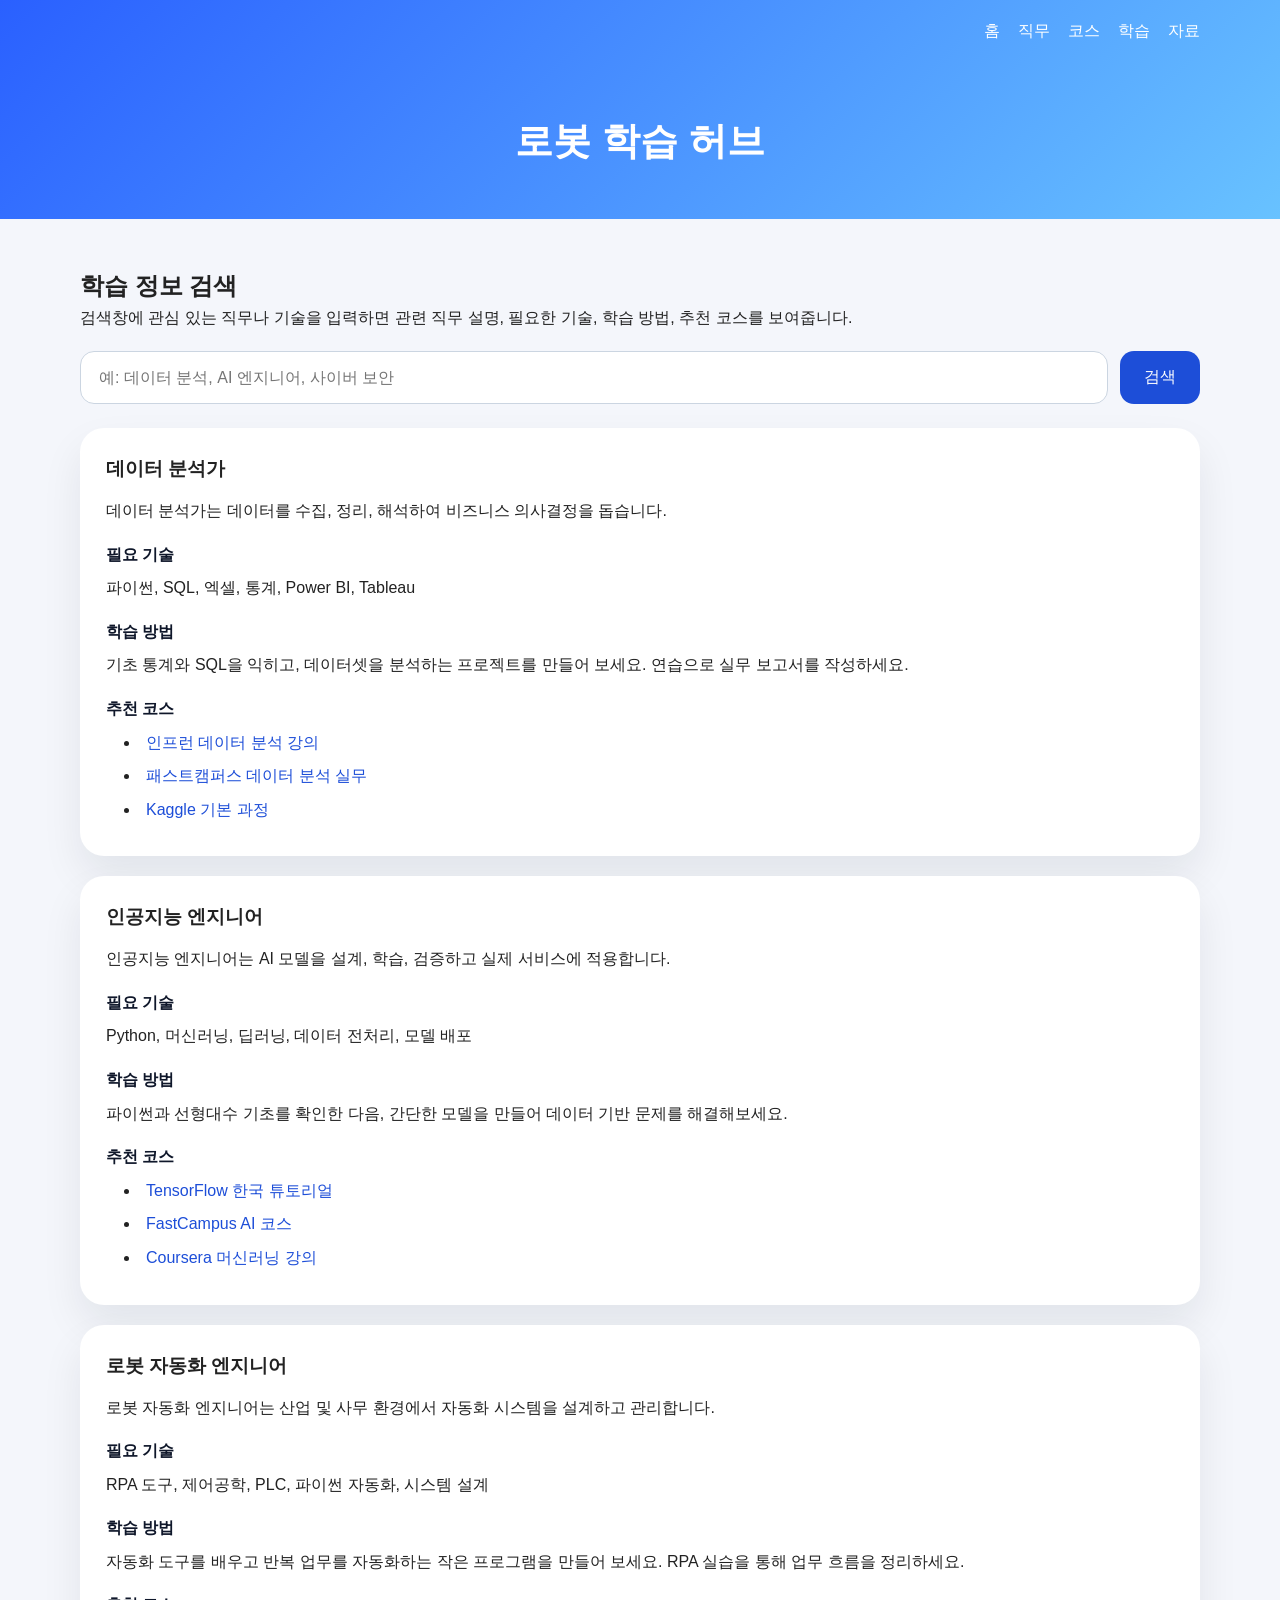
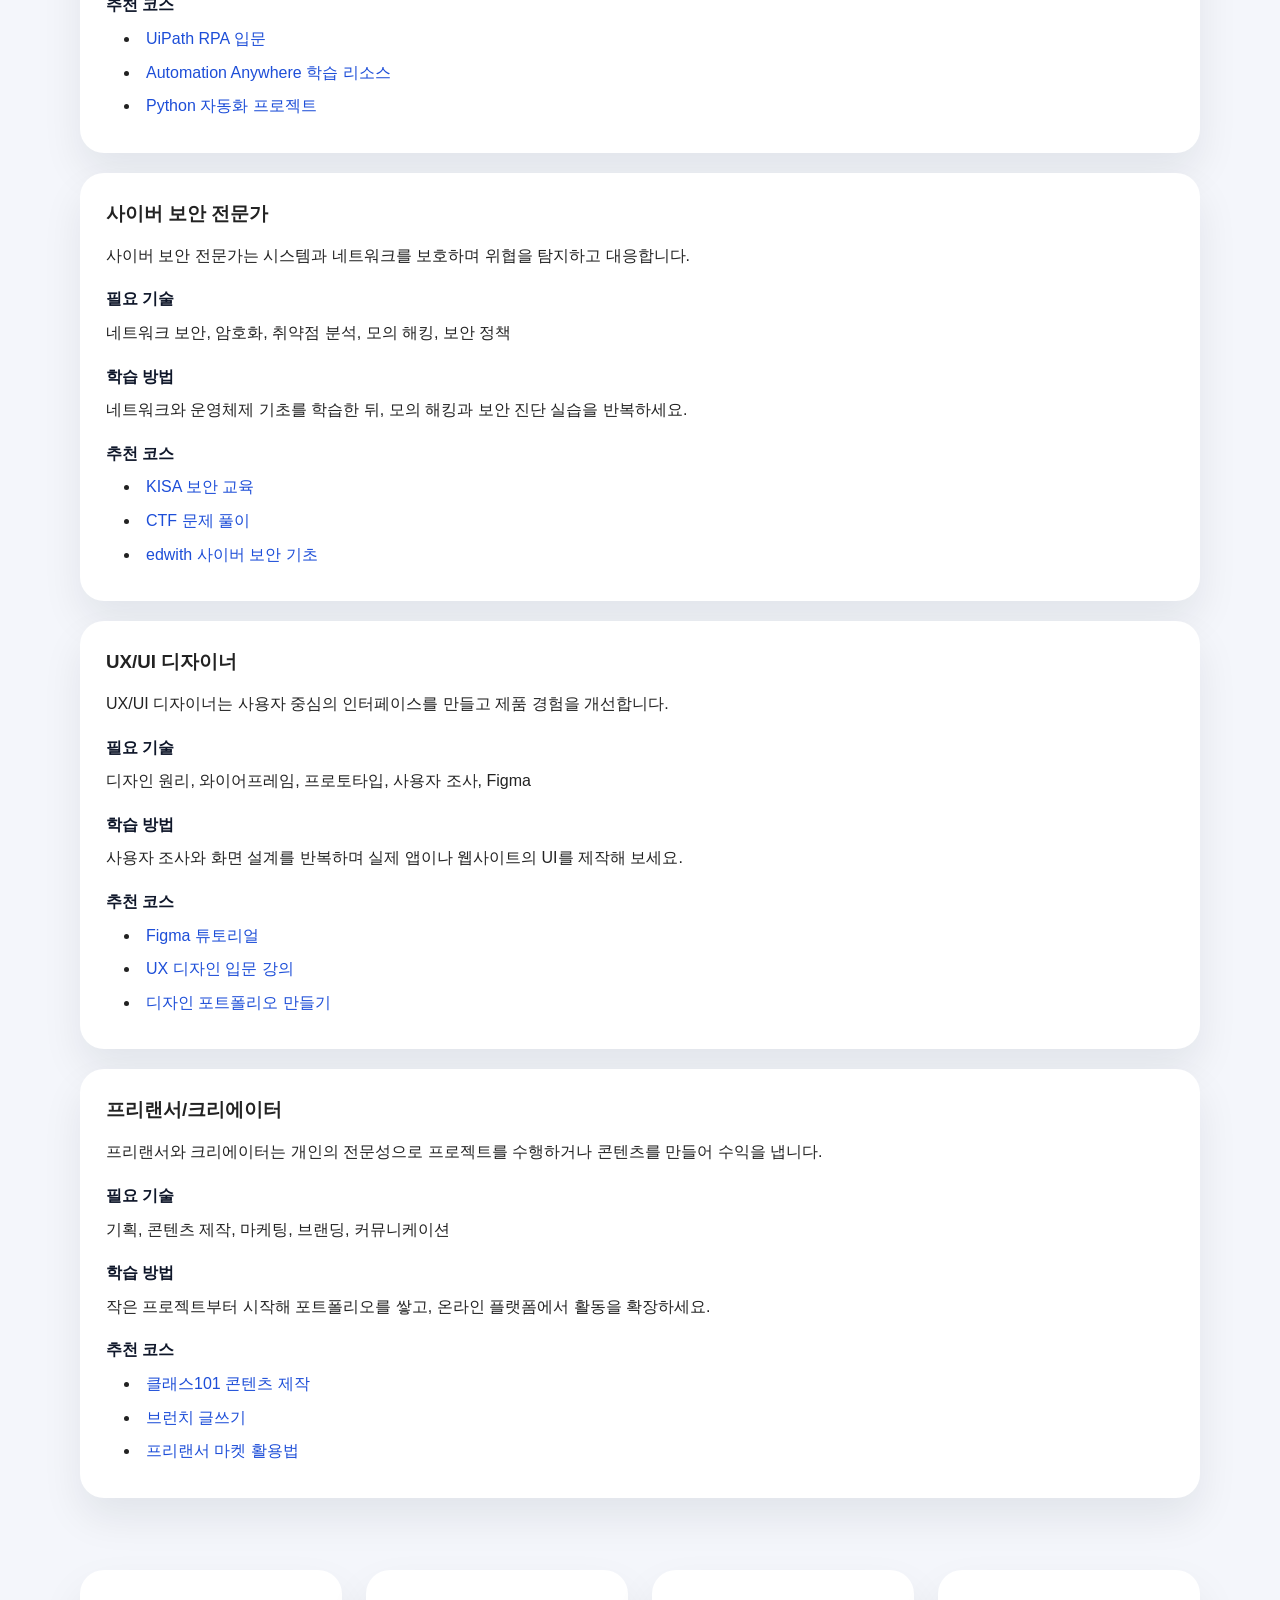
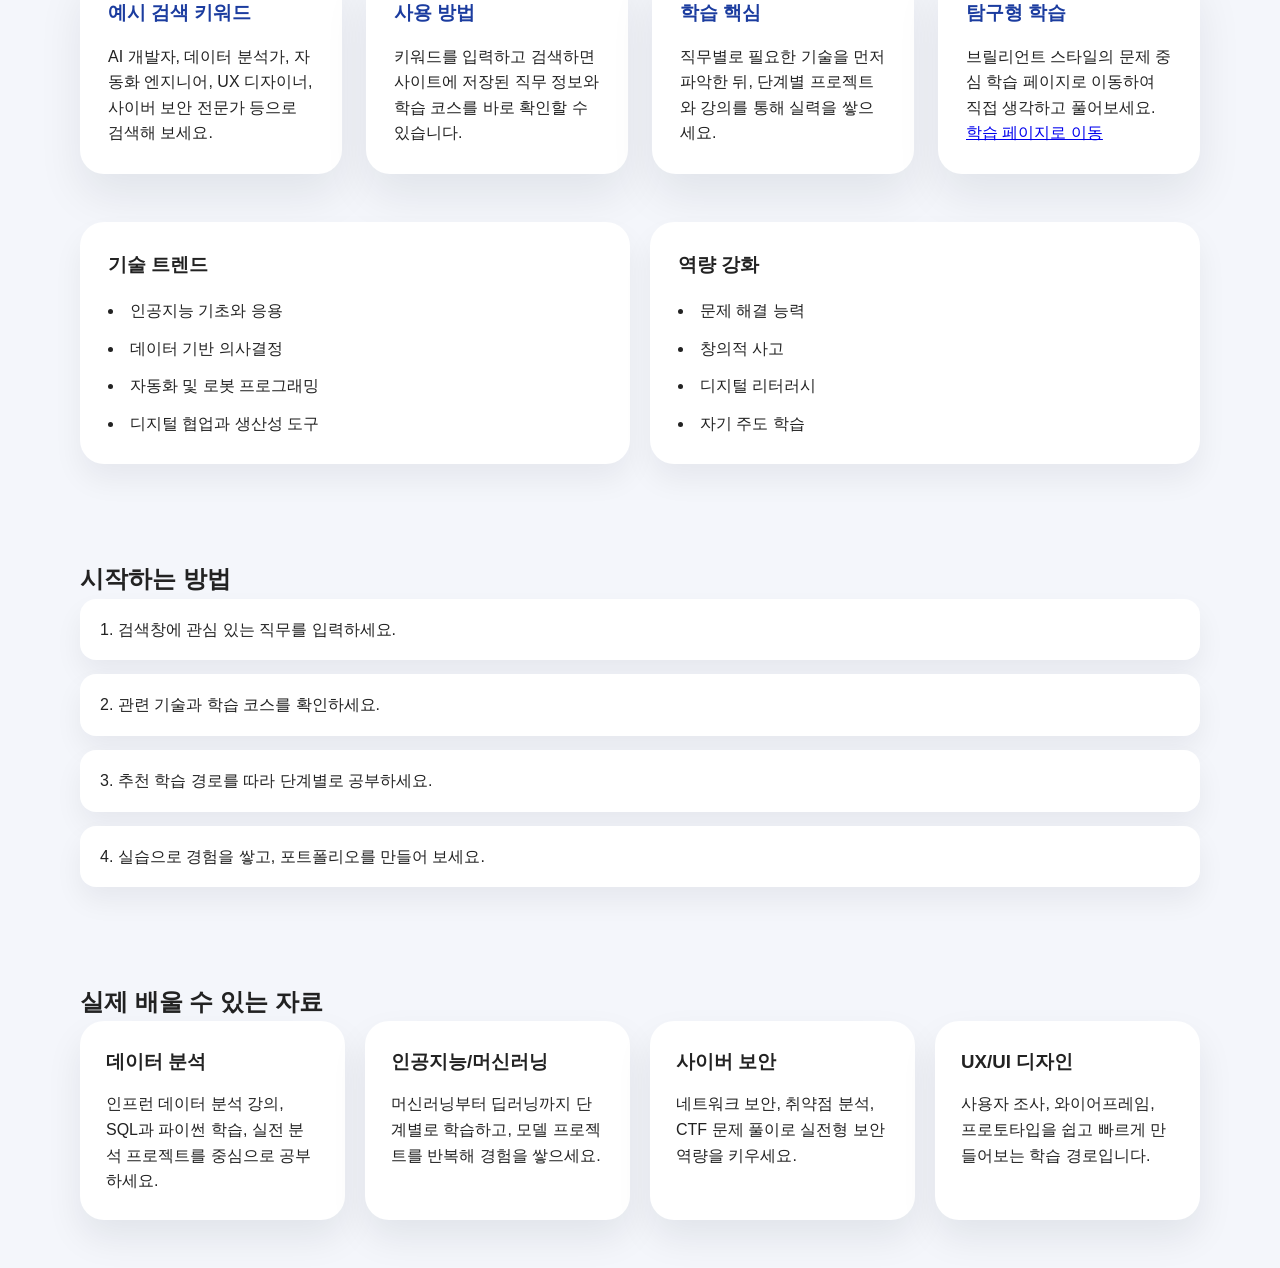
<file: index.html>
<!DOCTYPE html>
<html lang="ko">
  <head>
    <meta charset="UTF-8" />
    <meta name="viewport" content="width=device-width, initial-scale=1.0" />
    <title>로봇 시대 교육 사이트</title>
    <meta http-equiv="refresh" content="0;url=/reedu/" />
  </head>
  <body>
    <p>잠시만 기다려주세요... <a href="/reedu/">여기를 클릭하여 이동</a></p>
  </body>
</html>
</file>
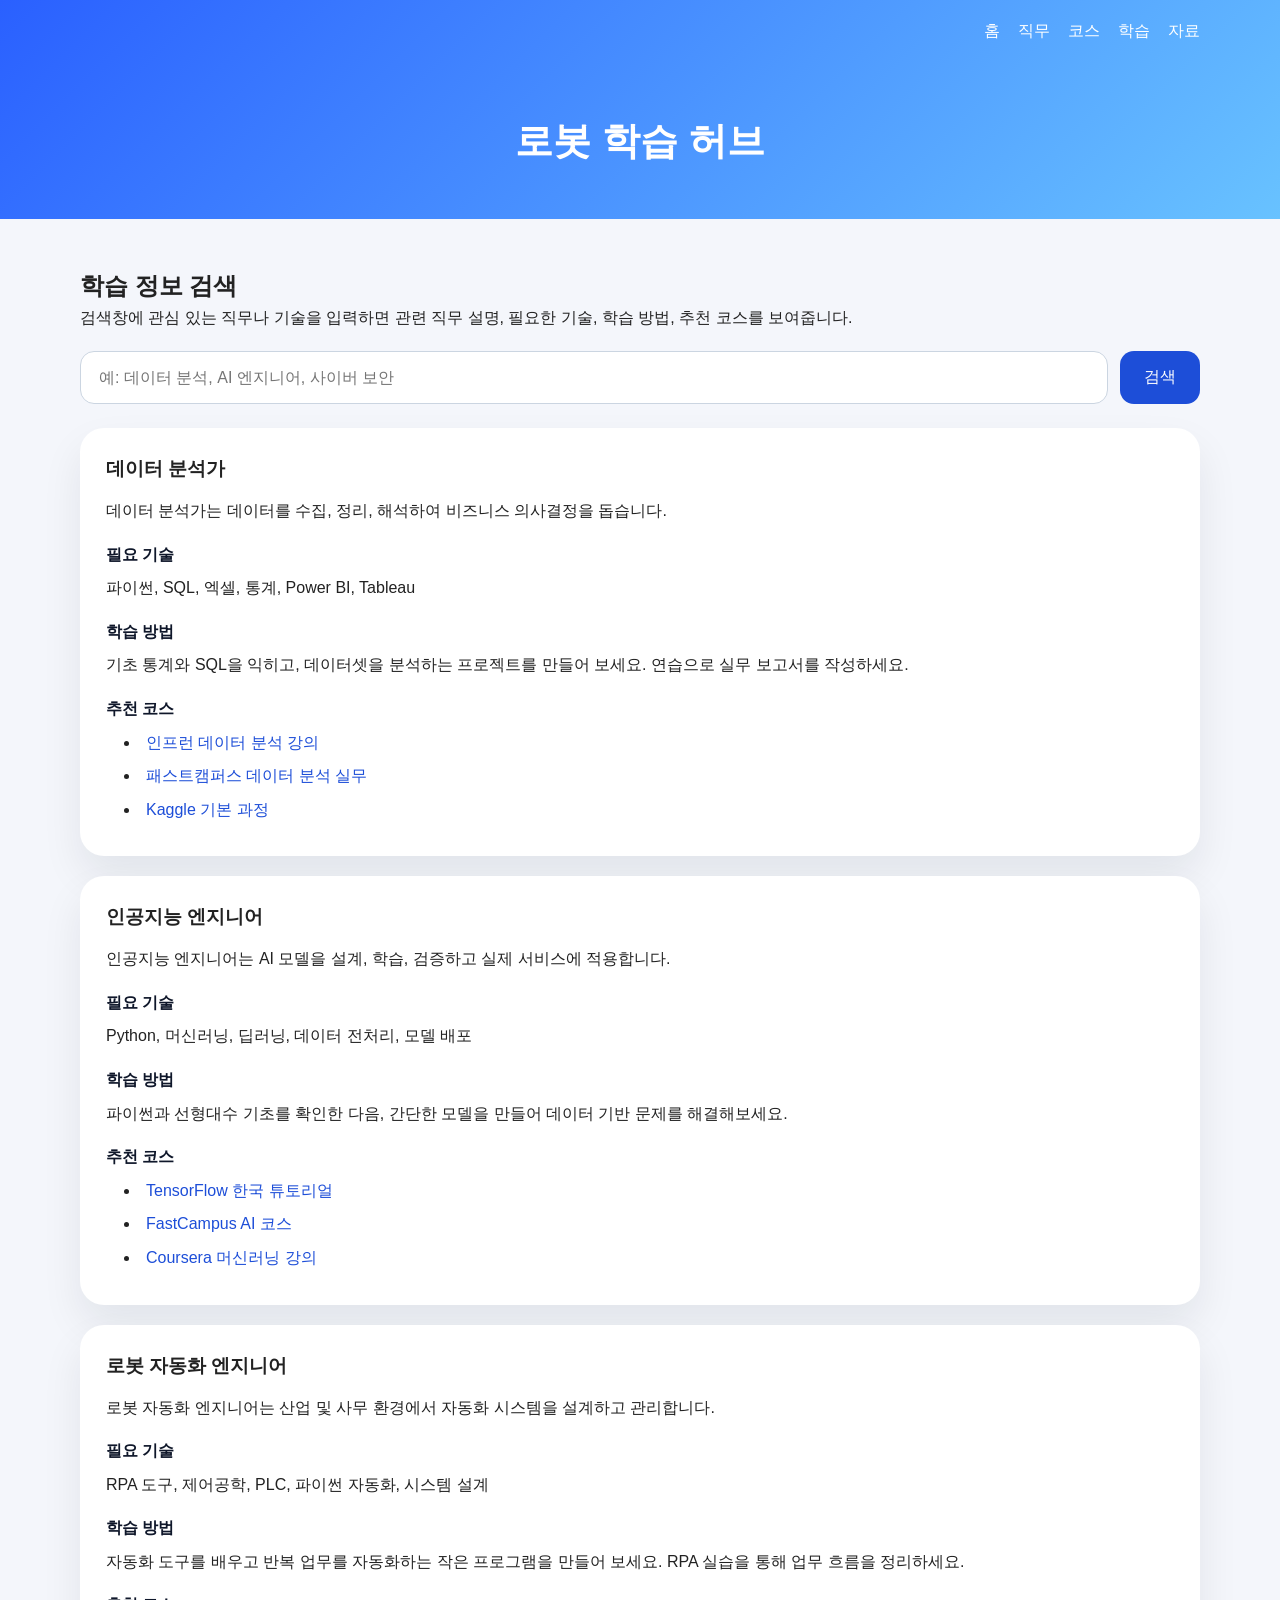
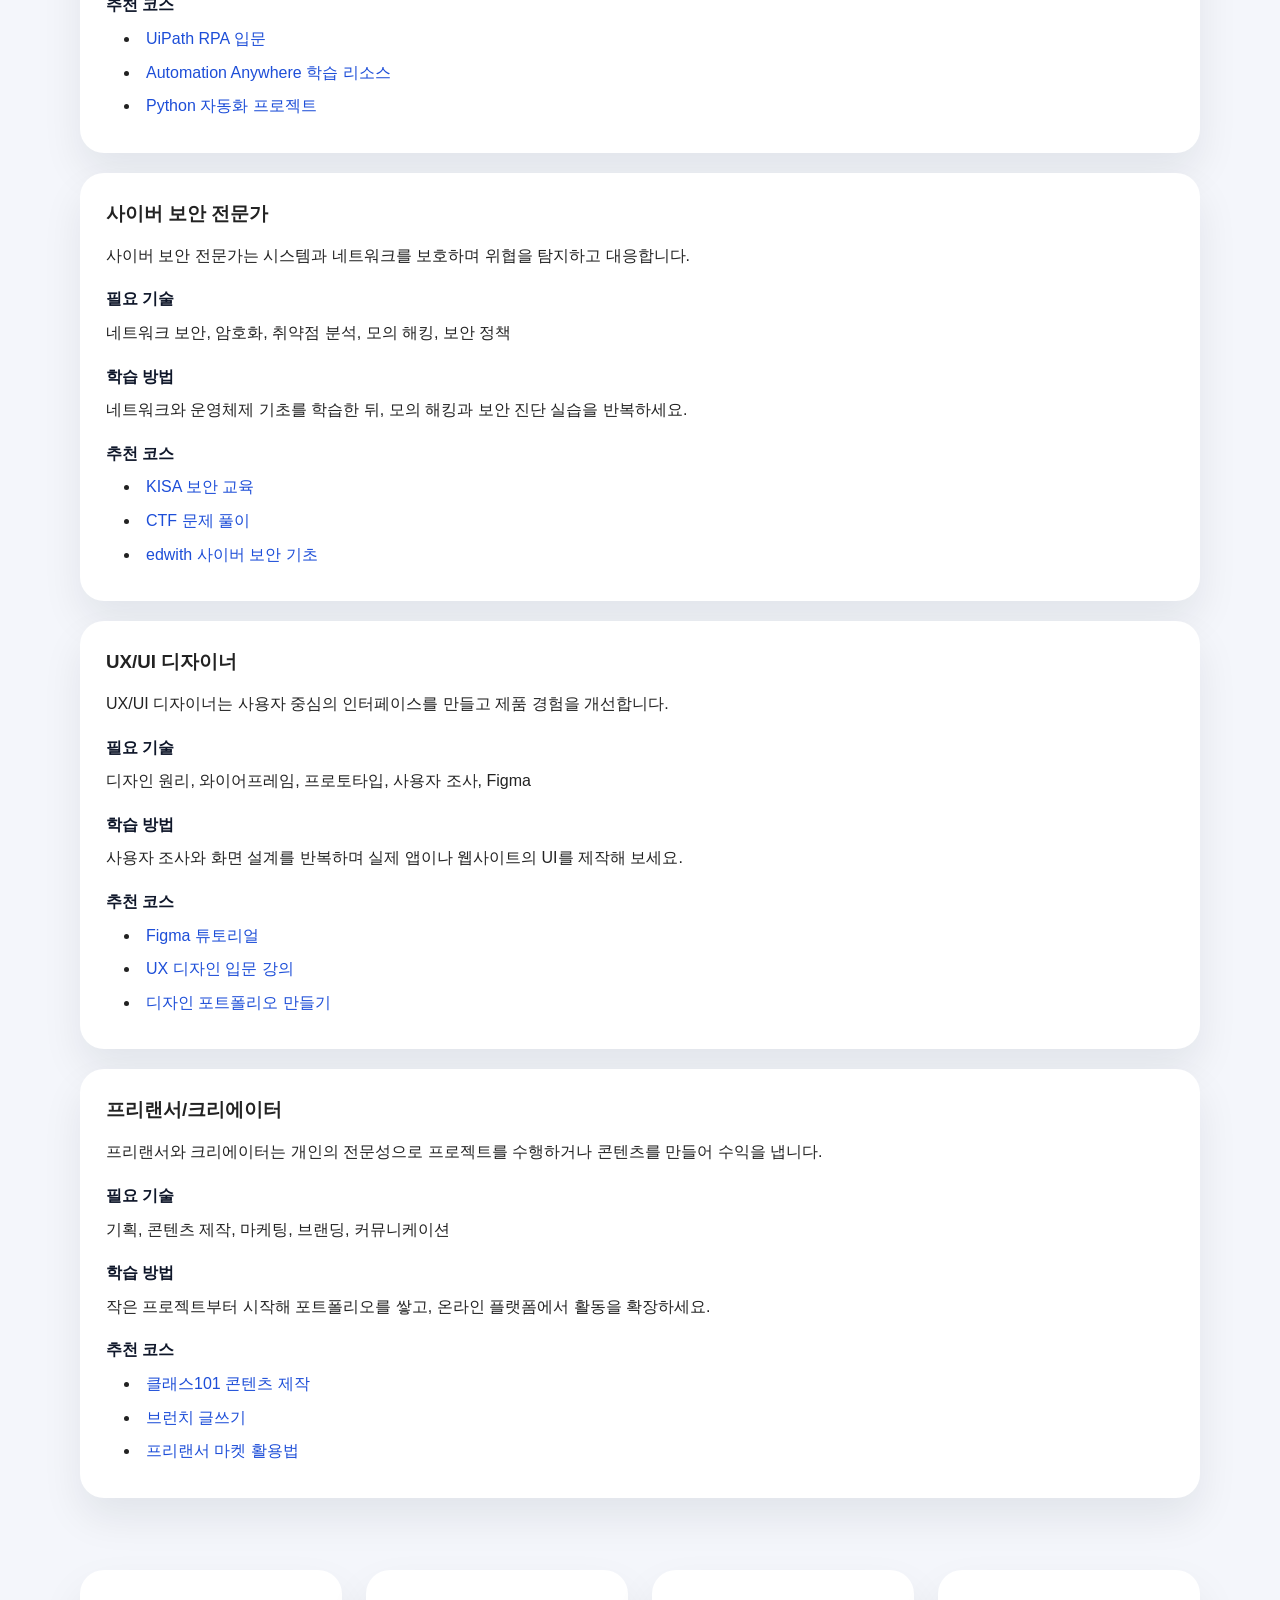
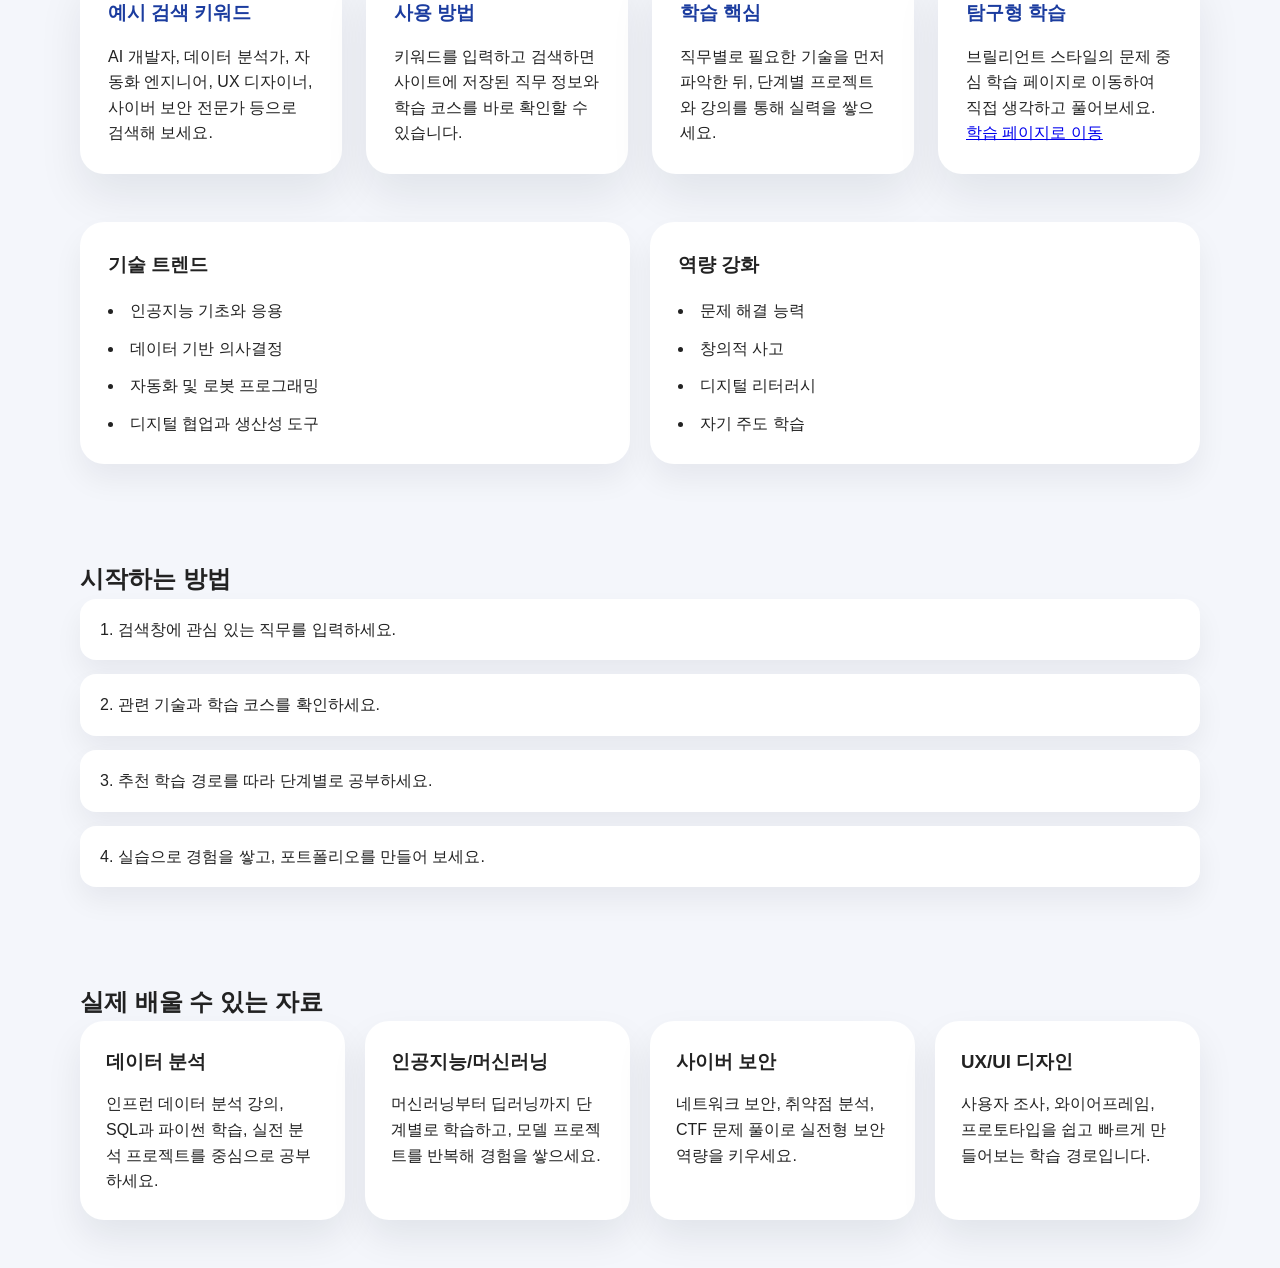
<file: reedu/index.html>
<!DOCTYPE html>
<html lang="ko">
  <head>
    <meta charset="UTF-8" />
    <meta name="viewport" content="width=device-width, initial-scale=1.0" />
    <title>로봇 시대 학습 허브</title>
    <link rel="stylesheet" href="style.css" />
  </head>
  <body>
    <header>
      <div class="container header-top">
        <a class="logo" href="index.html"></a>
        <nav class="main-nav">
          <a href="index.html">홈</a>
          <a href="jobs.html">직무</a>
          <a href="courses.html">코스</a>
          <a href="learn.html">학습</a>
          <a href="index.html#resources">자료</a>
        </nav>
      </div>
      <div class="container header-content">
        <h1>로봇 학습 허브</h1>
      </div>
    </header>

    <main>


      <section class="search-section container">
        <h2>학습 정보 검색</h2>
        <p>검색창에 관심 있는 직무나 기술을 입력하면 관련 직무 설명, 필요한 기술, 학습 방법, 추천 코스를 보여줍니다.</p>
        <div class="search-bar">
          <input id="searchInput" type="search" placeholder="예: 데이터 분석, AI 엔지니어, 사이버 보안" />
          <button id="searchButton" type="button">검색</button>
        </div>
        <div id="searchResult" class="search-result"></div>
      </section>

      <section class="cards container">
        <article class="card">
          <h3>예시 검색 키워드</h3>
          <p>AI 개발자, 데이터 분석가, 자동화 엔지니어, UX 디자이너, 사이버 보안 전문가 등으로 검색해 보세요.</p>
        </article>
        <article class="card">
          <h3>사용 방법</h3>
          <p>키워드를 입력하고 검색하면 사이트에 저장된 직무 정보와 학습 코스를 바로 확인할 수 있습니다.</p>
        </article>
        <article class="card">
          <h3>학습 핵심</h3>
          <p>직무별로 필요한 기술을 먼저 파악한 뒤, 단계별 프로젝트와 강의를 통해 실력을 쌓으세요.</p>
        </article>
        <article class="card">
          <h3>탐구형 학습</h3>
          <p>브릴리언트 스타일의 문제 중심 학습 페이지로 이동하여 직접 생각하고 풀어보세요.</p>
          <a class="card-link" href="learn.html">학습 페이지로 이동</a>
        </article>
      </section>

      <section class="details container">
        <div class="detail">
          <h3>기술 트렌드</h3>
          <ul>
            <li>인공지능 기초와 응용</li>
            <li>데이터 기반 의사결정</li>
            <li>자동화 및 로봇 프로그래밍</li>
            <li>디지털 협업과 생산성 도구</li>
          </ul>
        </div>
        <div class="detail">
          <h3>역량 강화</h3>
          <ul>
            <li>문제 해결 능력</li>
            <li>창의적 사고</li>
            <li>디지털 리터러시</li>
            <li>자기 주도 학습</li>
          </ul>
        </div>
      </section>

      <section class="guide container">
        <h2>시작하는 방법</h2>
        <ol>
          <li>검색창에 관심 있는 직무를 입력하세요.</li>
          <li>관련 기술과 학습 코스를 확인하세요.</li>
          <li>추천 학습 경로를 따라 단계별로 공부하세요.</li>
          <li>실습으로 경험을 쌓고, 포트폴리오를 만들어 보세요.</li>
        </ol>
      </section>

      <section id="resources" class="resources container">
        <h2>실제 배울 수 있는 자료</h2>
        <div class="resource-grid">
          <article class="resource-card">
            <h3>데이터 분석</h3>
            <p>인프런 데이터 분석 강의, SQL과 파이썬 학습, 실전 분석 프로젝트를 중심으로 공부하세요.</p>
          </article>
          <article class="resource-card">
            <h3>인공지능/머신러닝</h3>
            <p>머신러닝부터 딥러닝까지 단계별로 학습하고, 모델 프로젝트를 반복해 경험을 쌓으세요.</p>
          </article>
          <article class="resource-card">
            <h3>사이버 보안</h3>
            <p>네트워크 보안, 취약점 분석, CTF 문제 풀이로 실전형 보안 역량을 키우세요.</p>
          </article>
          <article class="resource-card">
            <h3>UX/UI 디자인</h3>
            <p>사용자 조사, 와이어프레임, 프로토타입을 쉽고 빠르게 만들어보는 학습 경로입니다.</p>
          </article>
        </div>
      </section>
    </main>


    <script src="main.js"></script>
  </body>
</html>
</file>
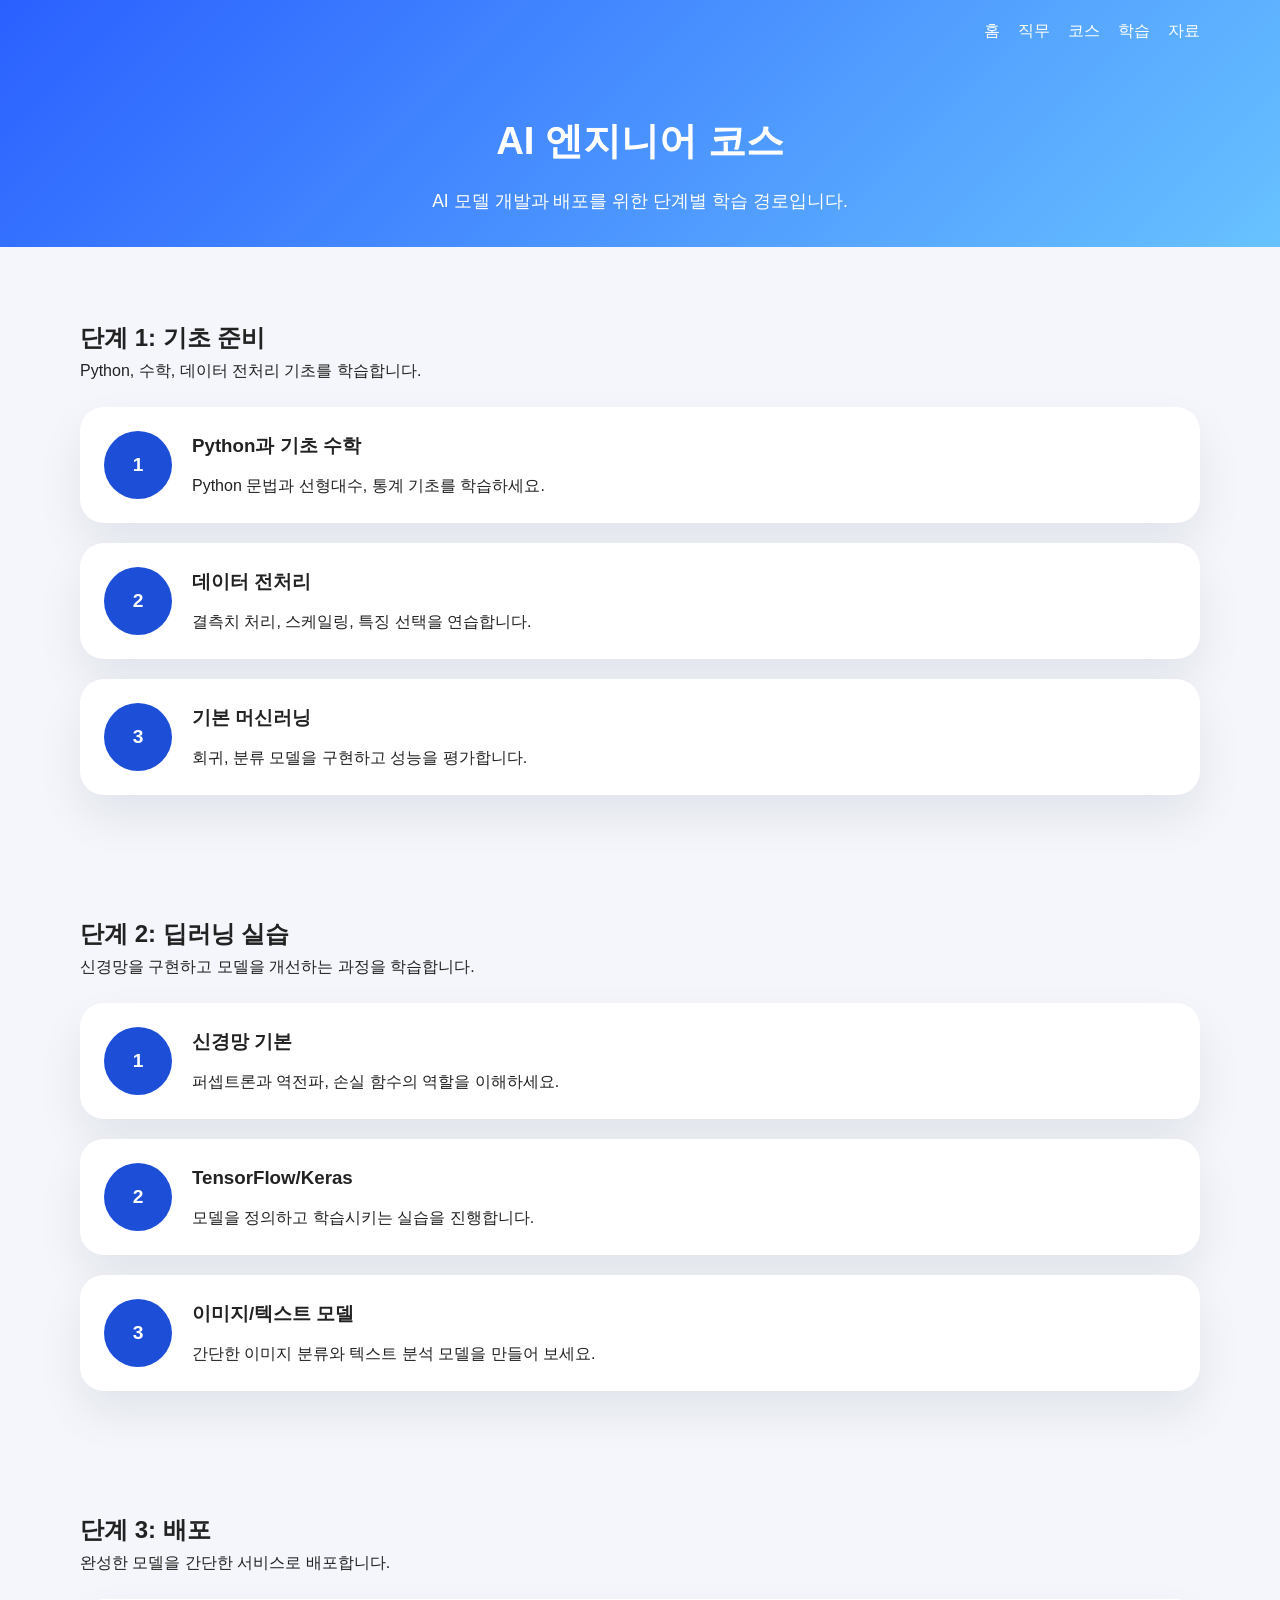
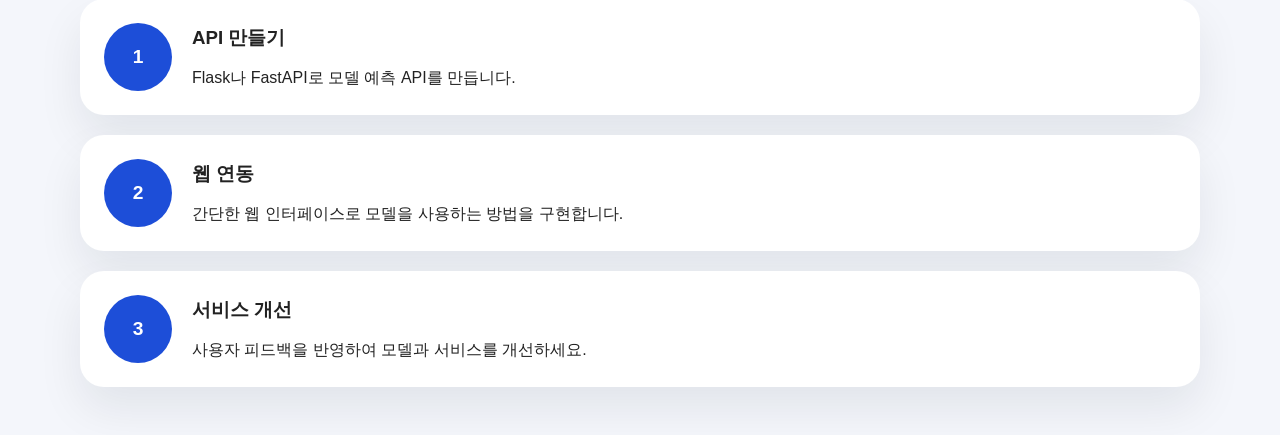
<file: reedu/course-ai.html>
<!DOCTYPE html>
<html lang="ko">
  <head>
    <meta charset="UTF-8" />
    <meta name="viewport" content="width=device-width, initial-scale=1.0" />
    <title>AI 엔지니어 코스 | REEDU</title>
    <link rel="stylesheet" href="style.css" />
  </head>
  <body>
    <header>
      <div class="container header-top">
        <a class="logo" href="index.html"></a>
        <nav class="main-nav">
          <a href="index.html">홈</a>
          <a href="jobs.html">직무</a>
          <a href="courses.html">코스</a>
          <a href="learn.html">학습</a>
          <a href="index.html#resources">자료</a>
        </nav>
      </div>
      <div class="container header-content">
        <h1>AI 엔지니어 코스</h1>
        <p>AI 모델 개발과 배포를 위한 단계별 학습 경로입니다.</p>
      </div>
    </header>

    <main>
      <section class="course-section container">
        <div class="course-header">
          <h2>단계 1: 기초 준비</h2>
          <p>Python, 수학, 데이터 전처리 기초를 학습합니다.</p>
        </div>
        <div class="course-steps">
          <article class="step-card">
            <div class="step-number">1</div>
            <div class="step-content">
              <h3>Python과 기초 수학</h3>
              <p>Python 문법과 선형대수, 통계 기초를 학습하세요.</p>
            </div>
          </article>
          <article class="step-card">
            <div class="step-number">2</div>
            <div class="step-content">
              <h3>데이터 전처리</h3>
              <p>결측치 처리, 스케일링, 특징 선택을 연습합니다.</p>
            </div>
          </article>
          <article class="step-card">
            <div class="step-number">3</div>
            <div class="step-content">
              <h3>기본 머신러닝</h3>
              <p>회귀, 분류 모델을 구현하고 성능을 평가합니다.</p>
            </div>
          </article>
        </div>
      </section>

      <section class="course-section container">
        <div class="course-header">
          <h2>단계 2: 딥러닝 실습</h2>
          <p>신경망을 구현하고 모델을 개선하는 과정을 학습합니다.</p>
        </div>
        <div class="course-steps">
          <article class="step-card">
            <div class="step-number">1</div>
            <div class="step-content">
              <h3>신경망 기본</h3>
              <p>퍼셉트론과 역전파, 손실 함수의 역할을 이해하세요.</p>
            </div>
          </article>
          <article class="step-card">
            <div class="step-number">2</div>
            <div class="step-content">
              <h3>TensorFlow/Keras</h3>
              <p>모델을 정의하고 학습시키는 실습을 진행합니다.</p>
            </div>
          </article>
          <article class="step-card">
            <div class="step-number">3</div>
            <div class="step-content">
              <h3>이미지/텍스트 모델</h3>
              <p>간단한 이미지 분류와 텍스트 분석 모델을 만들어 보세요.</p>
            </div>
          </article>
        </div>
      </section>

      <section class="course-section container">
        <div class="course-header">
          <h2>단계 3: 배포</h2>
          <p>완성한 모델을 간단한 서비스로 배포합니다.</p>
        </div>
        <div class="course-steps">
          <article class="step-card">
            <div class="step-number">1</div>
            <div class="step-content">
              <h3>API 만들기</h3>
              <p>Flask나 FastAPI로 모델 예측 API를 만듭니다.</p>
            </div>
          </article>
          <article class="step-card">
            <div class="step-number">2</div>
            <div class="step-content">
              <h3>웹 연동</h3>
              <p>간단한 웹 인터페이스로 모델을 사용하는 방법을 구현합니다.</p>
            </div>
          </article>
          <article class="step-card">
            <div class="step-number">3</div>
            <div class="step-content">
              <h3>서비스 개선</h3>
              <p>사용자 피드백을 반영하여 모델과 서비스를 개선하세요.</p>
            </div>
          </article>
        </div>
      </section>
    </main>


  </body>
</html>
</file>
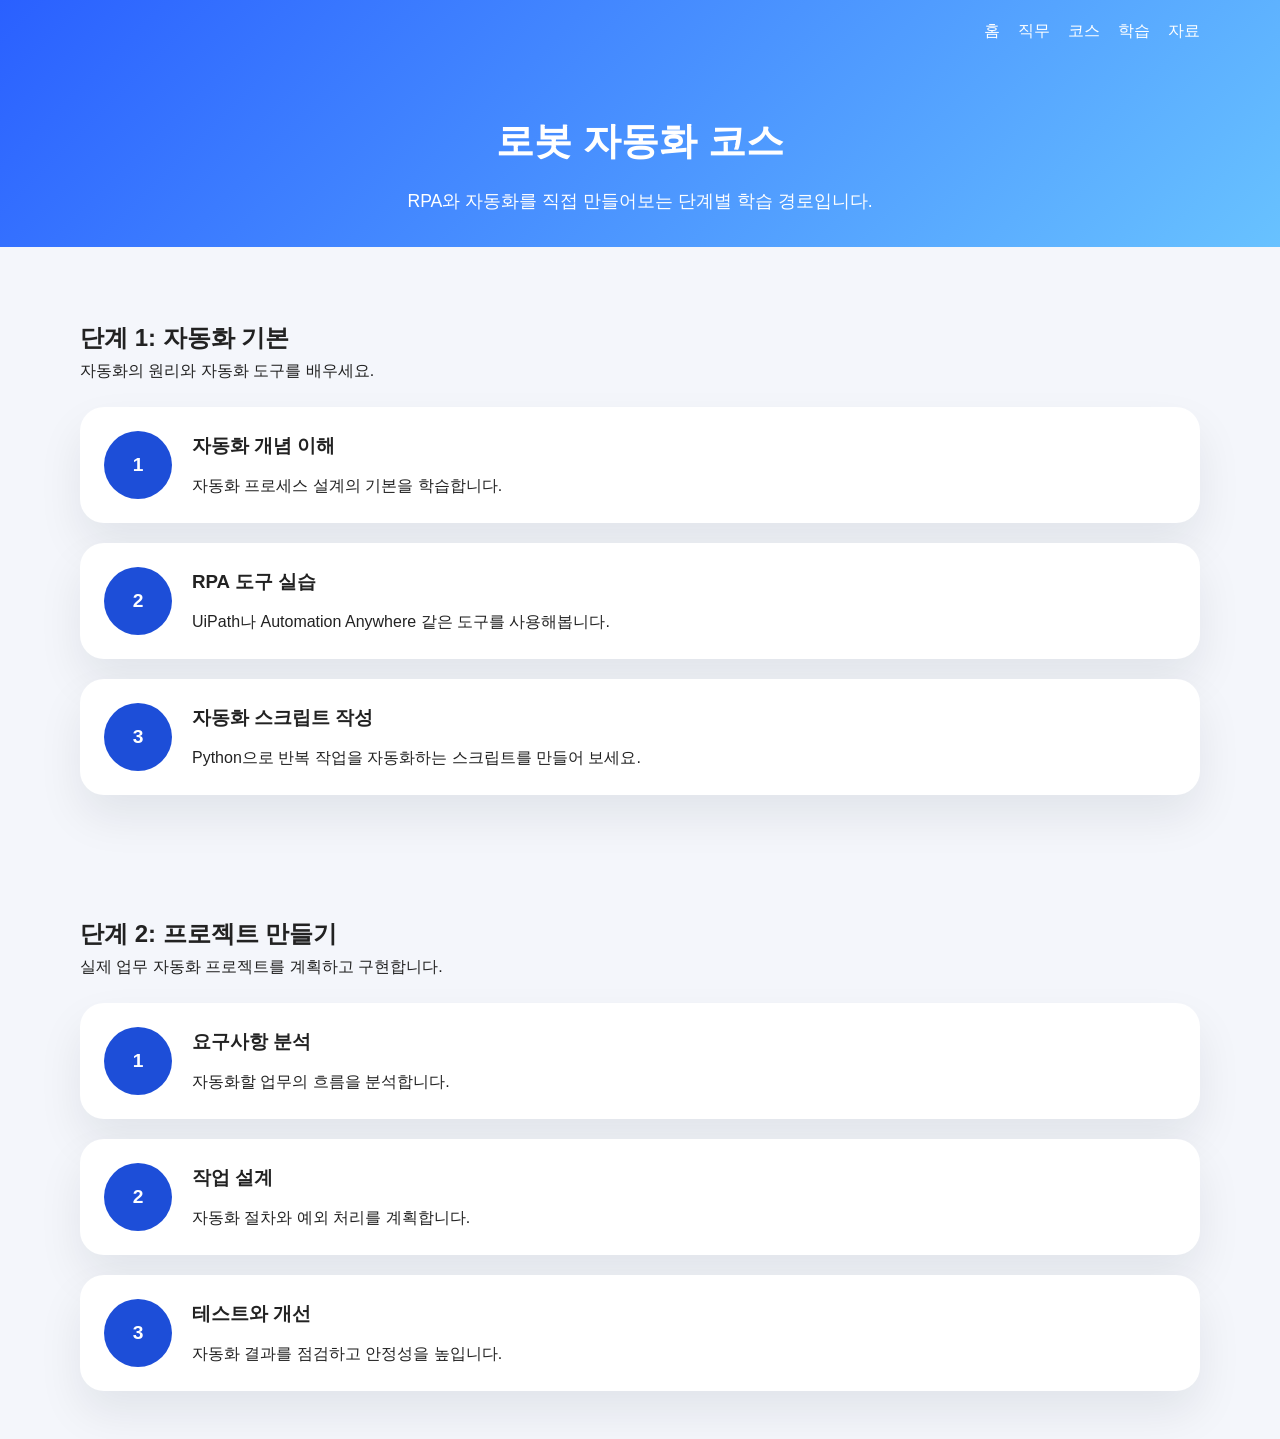
<file: reedu/course-automation.html>
<!DOCTYPE html>
<html lang="ko">
  <head>
    <meta charset="UTF-8" />
    <meta name="viewport" content="width=device-width, initial-scale=1.0" />
    <title>로봇 자동화 코스 | REEDU</title>
    <link rel="stylesheet" href="style.css" />
  </head>
  <body>
    <header>
      <div class="container header-top">
        <a class="logo" href="index.html"></a>
        <nav class="main-nav">
          <a href="index.html">홈</a>
          <a href="jobs.html">직무</a>
          <a href="courses.html">코스</a>
          <a href="learn.html">학습</a>
          <a href="index.html#resources">자료</a>
        </nav>
      </div>
      <div class="container header-content">
        <h1>로봇 자동화 코스</h1>
        <p>RPA와 자동화를 직접 만들어보는 단계별 학습 경로입니다.</p>
      </div>
    </header>

    <main>
      <section class="course-section container">
        <div class="course-header">
          <h2>단계 1: 자동화 기본</h2>
          <p>자동화의 원리와 자동화 도구를 배우세요.</p>
        </div>
        <div class="course-steps">
          <article class="step-card">
            <div class="step-number">1</div>
            <div class="step-content">
              <h3>자동화 개념 이해</h3>
              <p>자동화 프로세스 설계의 기본을 학습합니다.</p>
            </div>
          </article>
          <article class="step-card">
            <div class="step-number">2</div>
            <div class="step-content">
              <h3>RPA 도구 실습</h3>
              <p>UiPath나 Automation Anywhere 같은 도구를 사용해봅니다.</p>
            </div>
          </article>
          <article class="step-card">
            <div class="step-number">3</div>
            <div class="step-content">
              <h3>자동화 스크립트 작성</h3>
              <p>Python으로 반복 작업을 자동화하는 스크립트를 만들어 보세요.</p>
            </div>
          </article>
        </div>
      </section>

      <section class="course-section container">
        <div class="course-header">
          <h2>단계 2: 프로젝트 만들기</h2>
          <p>실제 업무 자동화 프로젝트를 계획하고 구현합니다.</p>
        </div>
        <div class="course-steps">
          <article class="step-card">
            <div class="step-number">1</div>
            <div class="step-content">
              <h3>요구사항 분석</h3>
              <p>자동화할 업무의 흐름을 분석합니다.</p>
            </div>
          </article>
          <article class="step-card">
            <div class="step-number">2</div>
            <div class="step-content">
              <h3>작업 설계</h3>
              <p>자동화 절차와 예외 처리를 계획합니다.</p>
            </div>
          </article>
          <article class="step-card">
            <div class="step-number">3</div>
            <div class="step-content">
              <h3>테스트와 개선</h3>
              <p>자동화 결과를 점검하고 안정성을 높입니다.</p>
            </div>
          </article>
        </div>
      </section>
    </main>


  </body>
</html>
</file>
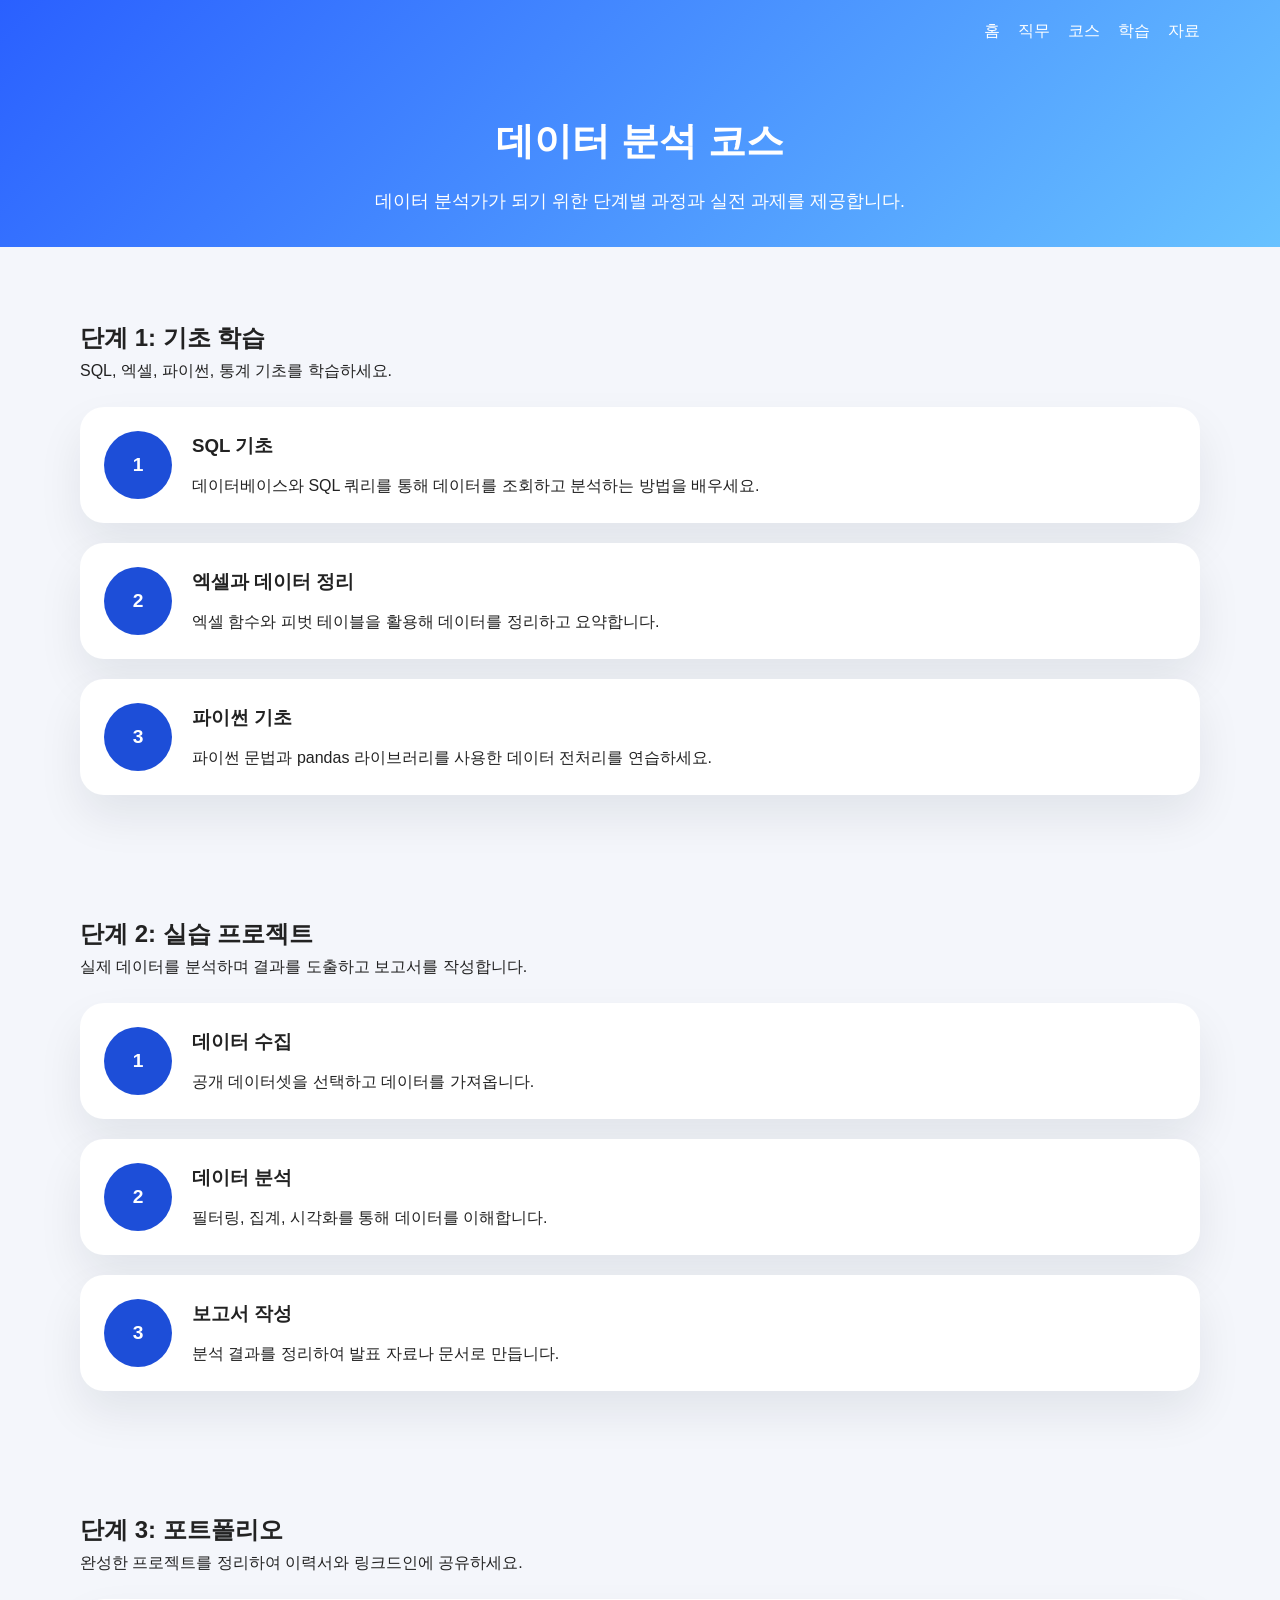
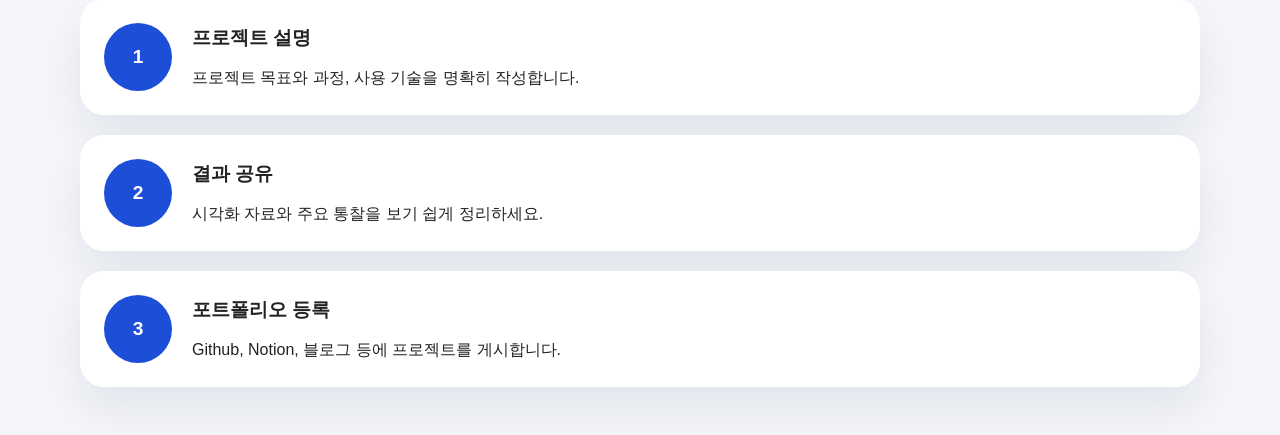
<file: reedu/course-data.html>
<!DOCTYPE html>
<html lang="ko">
  <head>
    <meta charset="UTF-8" />
    <meta name="viewport" content="width=device-width, initial-scale=1.0" />
    <title>데이터 분석 코스 | REEDU</title>
    <link rel="stylesheet" href="style.css" />
  </head>
  <body>
    <header>
      <div class="container header-top">
        <a class="logo" href="index.html"></a>
        <nav class="main-nav">
          <a href="index.html">홈</a>
          <a href="jobs.html">직무</a>
          <a href="courses.html">코스</a>
          <a href="learn.html">학습</a>
          <a href="index.html#resources">자료</a>
        </nav>
      </div>
      <div class="container header-content">
        <h1>데이터 분석 코스</h1>
        <p>데이터 분석가가 되기 위한 단계별 과정과 실전 과제를 제공합니다.</p>
      </div>
    </header>

    <main>
      <section class="course-section container">
        <div class="course-header">
          <h2>단계 1: 기초 학습</h2>
          <p>SQL, 엑셀, 파이썬, 통계 기초를 학습하세요.</p>
        </div>
        <div class="course-steps">
          <article class="step-card">
            <div class="step-number">1</div>
            <div class="step-content">
              <h3>SQL 기초</h3>
              <p>데이터베이스와 SQL 쿼리를 통해 데이터를 조회하고 분석하는 방법을 배우세요.</p>
            </div>
          </article>
          <article class="step-card">
            <div class="step-number">2</div>
            <div class="step-content">
              <h3>엑셀과 데이터 정리</h3>
              <p>엑셀 함수와 피벗 테이블을 활용해 데이터를 정리하고 요약합니다.</p>
            </div>
          </article>
          <article class="step-card">
            <div class="step-number">3</div>
            <div class="step-content">
              <h3>파이썬 기초</h3>
              <p>파이썬 문법과 pandas 라이브러리를 사용한 데이터 전처리를 연습하세요.</p>
            </div>
          </article>
        </div>
      </section>

      <section class="course-section container">
        <div class="course-header">
          <h2>단계 2: 실습 프로젝트</h2>
          <p>실제 데이터를 분석하며 결과를 도출하고 보고서를 작성합니다.</p>
        </div>
        <div class="course-steps">
          <article class="step-card">
            <div class="step-number">1</div>
            <div class="step-content">
              <h3>데이터 수집</h3>
              <p>공개 데이터셋을 선택하고 데이터를 가져옵니다.</p>
            </div>
          </article>
          <article class="step-card">
            <div class="step-number">2</div>
            <div class="step-content">
              <h3>데이터 분석</h3>
              <p>필터링, 집계, 시각화를 통해 데이터를 이해합니다.</p>
            </div>
          </article>
          <article class="step-card">
            <div class="step-number">3</div>
            <div class="step-content">
              <h3>보고서 작성</h3>
              <p>분석 결과를 정리하여 발표 자료나 문서로 만듭니다.</p>
            </div>
          </article>
        </div>
      </section>

      <section class="course-section container">
        <div class="course-header">
          <h2>단계 3: 포트폴리오</h2>
          <p>완성한 프로젝트를 정리하여 이력서와 링크드인에 공유하세요.</p>
        </div>
        <div class="course-steps">
          <article class="step-card">
            <div class="step-number">1</div>
            <div class="step-content">
              <h3>프로젝트 설명</h3>
              <p>프로젝트 목표와 과정, 사용 기술을 명확히 작성합니다.</p>
            </div>
          </article>
          <article class="step-card">
            <div class="step-number">2</div>
            <div class="step-content">
              <h3>결과 공유</h3>
              <p>시각화 자료와 주요 통찰을 보기 쉽게 정리하세요.</p>
            </div>
          </article>
          <article class="step-card">
            <div class="step-number">3</div>
            <div class="step-content">
              <h3>포트폴리오 등록</h3>
              <p>Github, Notion, 블로그 등에 프로젝트를 게시합니다.</p>
            </div>
          </article>
        </div>
      </section>
    </main>


  </body>
</html>
</file>
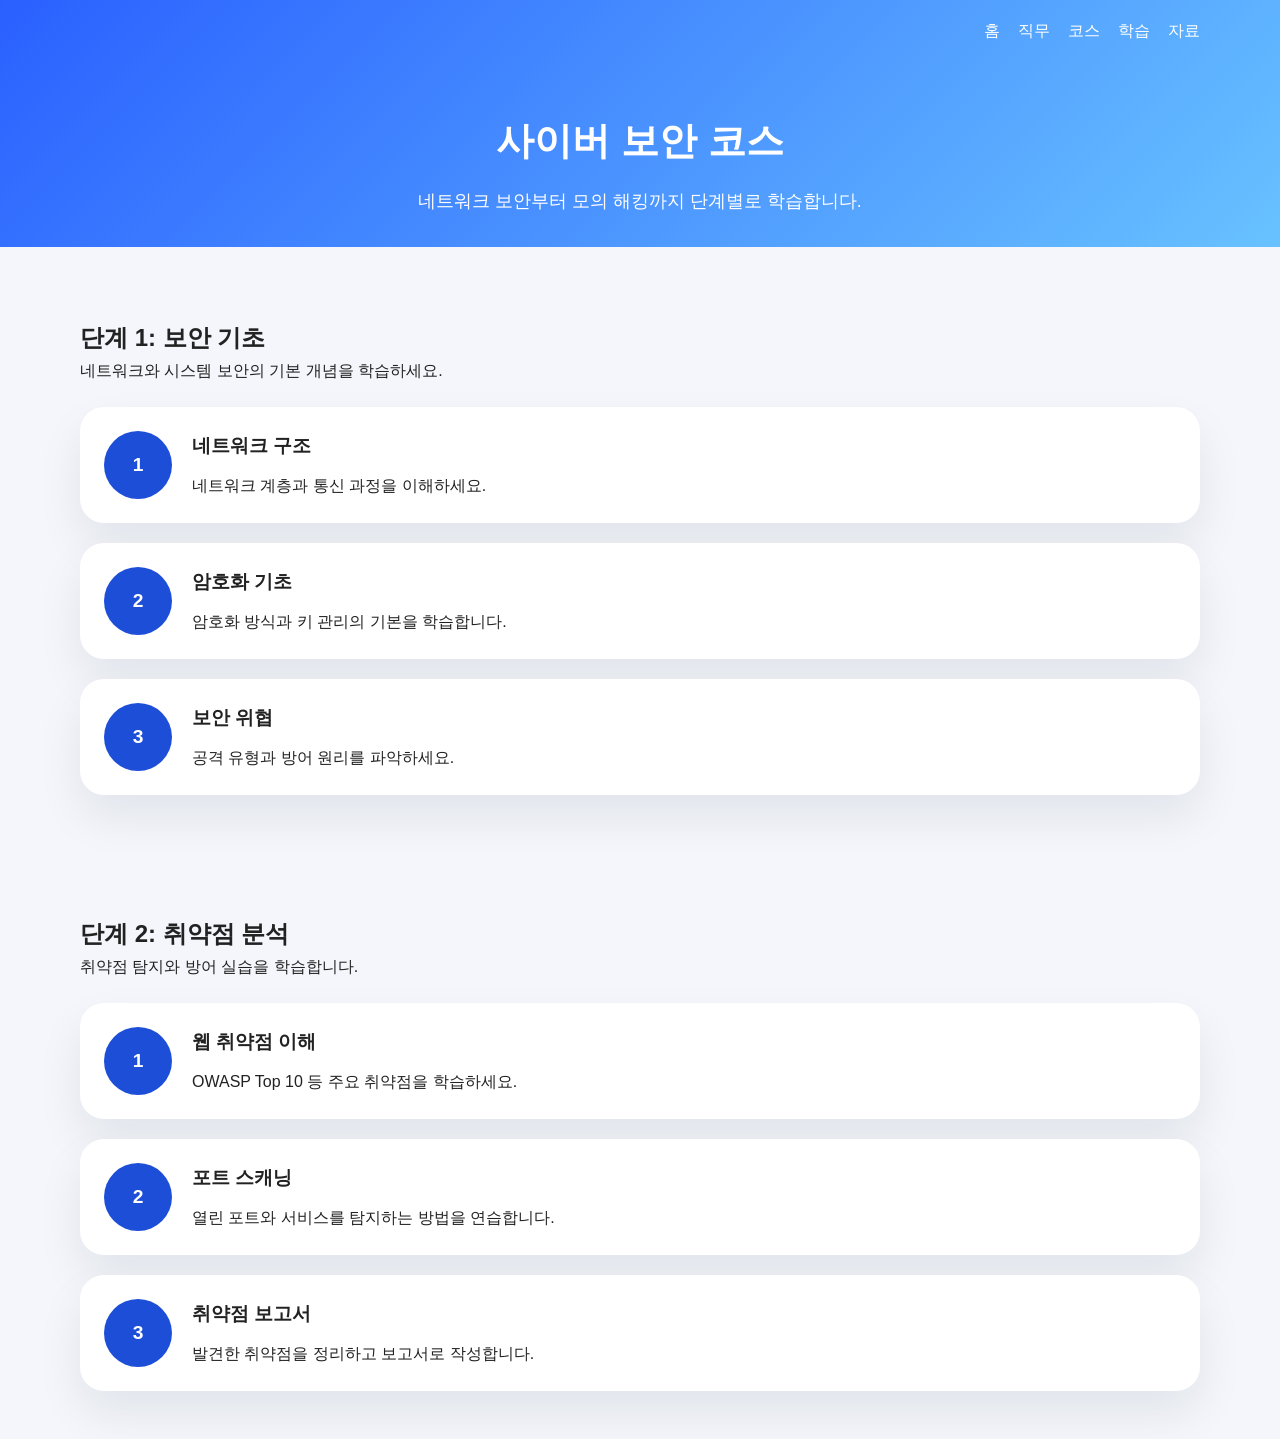
<file: reedu/course-security.html>
<!DOCTYPE html>
<html lang="ko">
  <head>
    <meta charset="UTF-8" />
    <meta name="viewport" content="width=device-width, initial-scale=1.0" />
    <title>사이버 보안 코스 | REEDU</title>
    <link rel="stylesheet" href="style.css" />
  </head>
  <body>
    <header>
      <div class="container header-top">
        <a class="logo" href="index.html"></a>
        <nav class="main-nav">
          <a href="index.html">홈</a>
          <a href="jobs.html">직무</a>
          <a href="courses.html">코스</a>
          <a href="learn.html">학습</a>
          <a href="index.html#resources">자료</a>
        </nav>
      </div>
      <div class="container header-content">
        <h1>사이버 보안 코스</h1>
        <p>네트워크 보안부터 모의 해킹까지 단계별로 학습합니다.</p>
      </div>
    </header>

    <main>
      <section class="course-section container">
        <div class="course-header">
          <h2>단계 1: 보안 기초</h2>
          <p>네트워크와 시스템 보안의 기본 개념을 학습하세요.</p>
        </div>
        <div class="course-steps">
          <article class="step-card">
            <div class="step-number">1</div>
            <div class="step-content">
              <h3>네트워크 구조</h3>
              <p>네트워크 계층과 통신 과정을 이해하세요.</p>
            </div>
          </article>
          <article class="step-card">
            <div class="step-number">2</div>
            <div class="step-content">
              <h3>암호화 기초</h3>
              <p>암호화 방식과 키 관리의 기본을 학습합니다.</p>
            </div>
          </article>
          <article class="step-card">
            <div class="step-number">3</div>
            <div class="step-content">
              <h3>보안 위협</h3>
              <p>공격 유형과 방어 원리를 파악하세요.</p>
            </div>
          </article>
        </div>
      </section>

      <section class="course-section container">
        <div class="course-header">
          <h2>단계 2: 취약점 분석</h2>
          <p>취약점 탐지와 방어 실습을 학습합니다.</p>
        </div>
        <div class="course-steps">
          <article class="step-card">
            <div class="step-number">1</div>
            <div class="step-content">
              <h3>웹 취약점 이해</h3>
              <p>OWASP Top 10 등 주요 취약점을 학습하세요.</p>
            </div>
          </article>
          <article class="step-card">
            <div class="step-number">2</div>
            <div class="step-content">
              <h3>포트 스캐닝</h3>
              <p>열린 포트와 서비스를 탐지하는 방법을 연습합니다.</p>
            </div>
          </article>
          <article class="step-card">
            <div class="step-number">3</div>
            <div class="step-content">
              <h3>취약점 보고서</h3>
              <p>발견한 취약점을 정리하고 보고서로 작성합니다.</p>
            </div>
          </article>
        </div>
      </section>
    </main>


  </body>
</html>
</file>
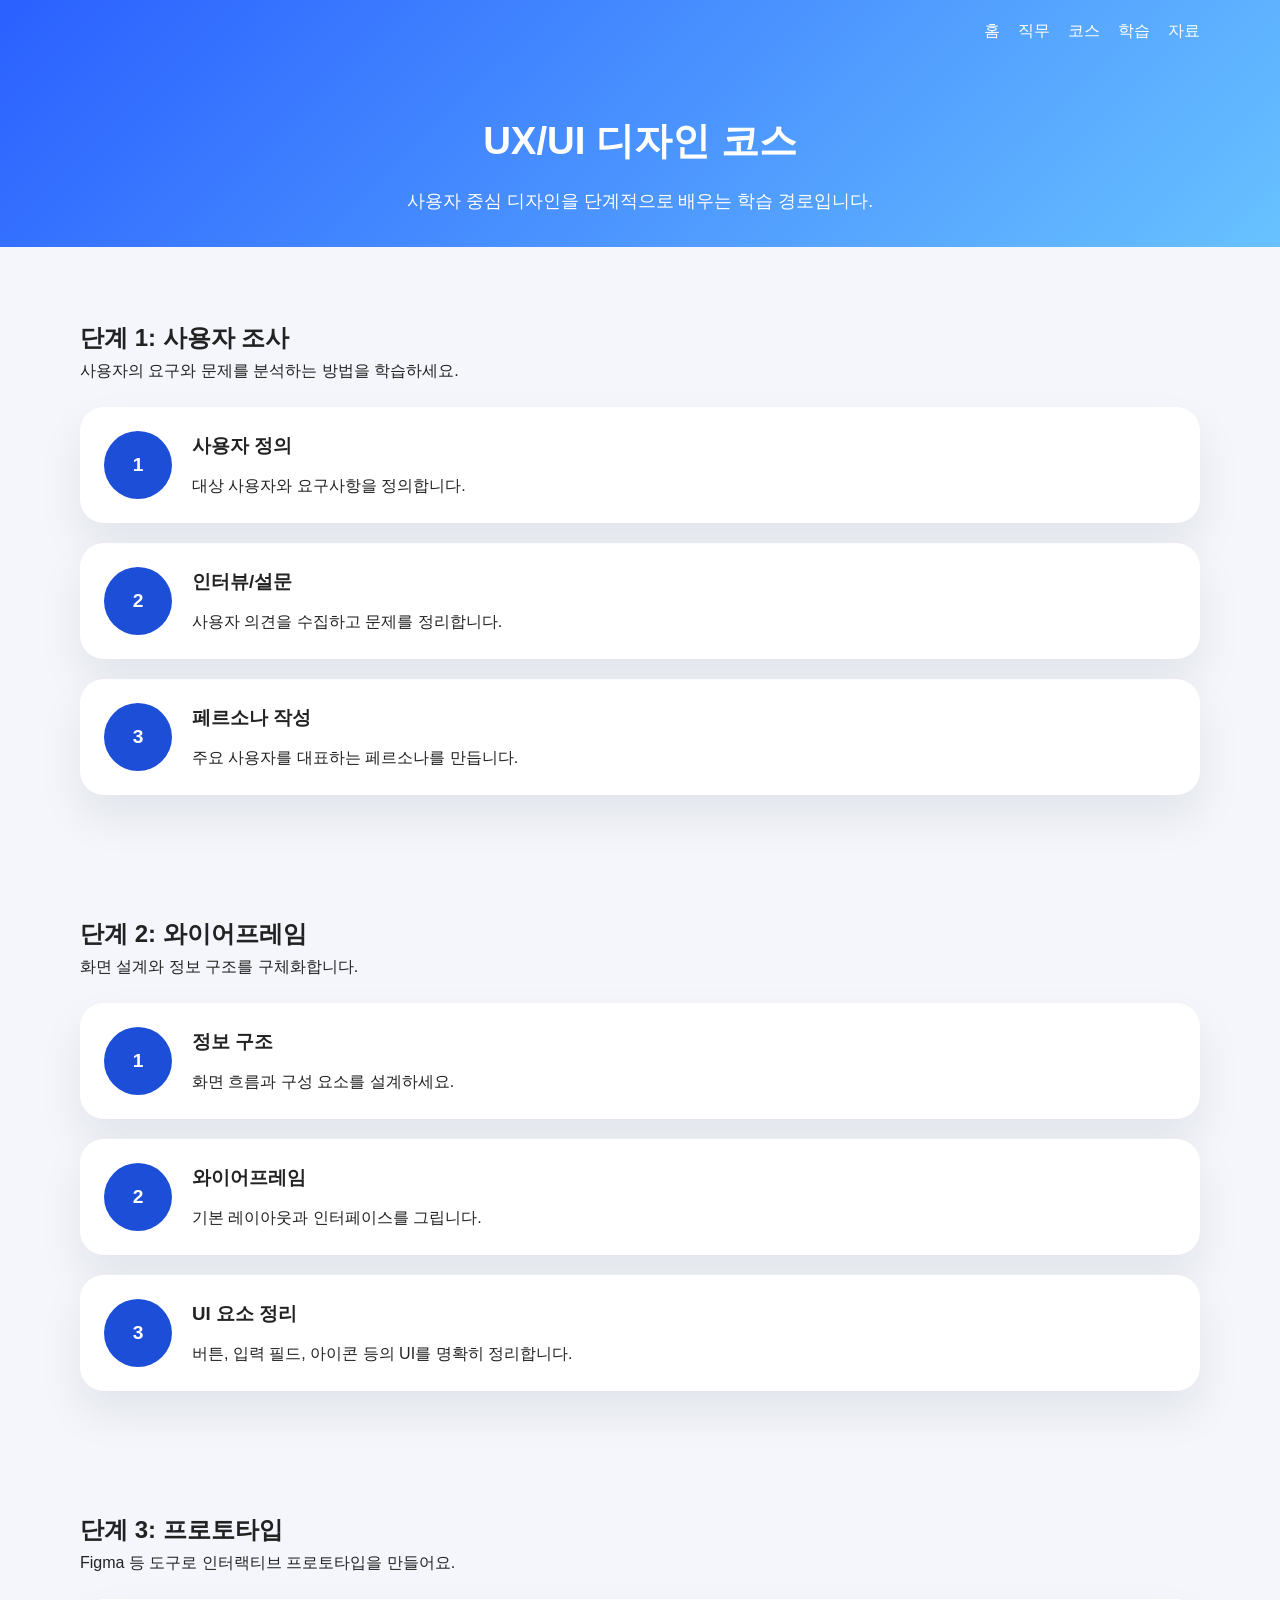
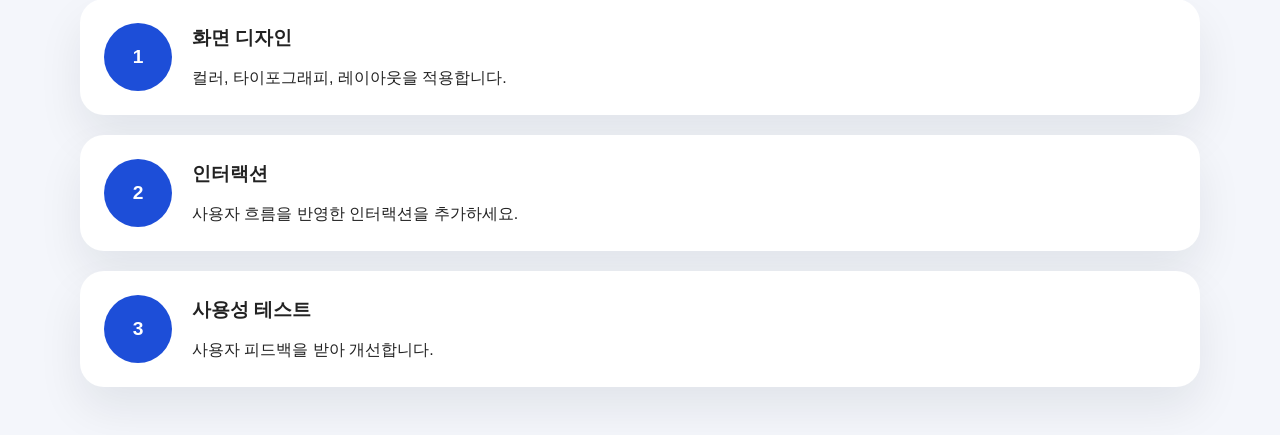
<file: reedu/course-uxui.html>
<!DOCTYPE html>
<html lang="ko">
  <head>
    <meta charset="UTF-8" />
    <meta name="viewport" content="width=device-width, initial-scale=1.0" />
    <title>UX/UI 디자인 코스 | REEDU</title>
    <link rel="stylesheet" href="style.css" />
  </head>
  <body>
    <header>
      <div class="container header-top">
        <a class="logo" href="index.html"></a>
        <nav class="main-nav">
          <a href="index.html">홈</a>
          <a href="jobs.html">직무</a>
          <a href="courses.html">코스</a>
          <a href="learn.html">학습</a>
          <a href="index.html#resources">자료</a>
        </nav>
      </div>
      <div class="container header-content">
        <h1>UX/UI 디자인 코스</h1>
        <p>사용자 중심 디자인을 단계적으로 배우는 학습 경로입니다.</p>
      </div>
    </header>

    <main>
      <section class="course-section container">
        <div class="course-header">
          <h2>단계 1: 사용자 조사</h2>
          <p>사용자의 요구와 문제를 분석하는 방법을 학습하세요.</p>
        </div>
        <div class="course-steps">
          <article class="step-card">
            <div class="step-number">1</div>
            <div class="step-content">
              <h3>사용자 정의</h3>
              <p>대상 사용자와 요구사항을 정의합니다.</p>
            </div>
          </article>
          <article class="step-card">
            <div class="step-number">2</div>
            <div class="step-content">
              <h3>인터뷰/설문</h3>
              <p>사용자 의견을 수집하고 문제를 정리합니다.</p>
            </div>
          </article>
          <article class="step-card">
            <div class="step-number">3</div>
            <div class="step-content">
              <h3>페르소나 작성</h3>
              <p>주요 사용자를 대표하는 페르소나를 만듭니다.</p>
            </div>
          </article>
        </div>
      </section>

      <section class="course-section container">
        <div class="course-header">
          <h2>단계 2: 와이어프레임</h2>
          <p>화면 설계와 정보 구조를 구체화합니다.</p>
        </div>
        <div class="course-steps">
          <article class="step-card">
            <div class="step-number">1</div>
            <div class="step-content">
              <h3>정보 구조</h3>
              <p>화면 흐름과 구성 요소를 설계하세요.</p>
            </div>
          </article>
          <article class="step-card">
            <div class="step-number">2</div>
            <div class="step-content">
              <h3>와이어프레임</h3>
              <p>기본 레이아웃과 인터페이스를 그립니다.</p>
            </div>
          </article>
          <article class="step-card">
            <div class="step-number">3</div>
            <div class="step-content">
              <h3>UI 요소 정리</h3>
              <p>버튼, 입력 필드, 아이콘 등의 UI를 명확히 정리합니다.</p>
            </div>
          </article>
        </div>
      </section>

      <section class="course-section container">
        <div class="course-header">
          <h2>단계 3: 프로토타입</h2>
          <p>Figma 등 도구로 인터랙티브 프로토타입을 만들어요.</p>
        </div>
        <div class="course-steps">
          <article class="step-card">
            <div class="step-number">1</div>
            <div class="step-content">
              <h3>화면 디자인</h3>
              <p>컬러, 타이포그래피, 레이아웃을 적용합니다.</p>
            </div>
          </article>
          <article class="step-card">
            <div class="step-number">2</div>
            <div class="step-content">
              <h3>인터랙션</h3>
              <p>사용자 흐름을 반영한 인터랙션을 추가하세요.</p>
            </div>
          </article>
          <article class="step-card">
            <div class="step-number">3</div>
            <div class="step-content">
              <h3>사용성 테스트</h3>
              <p>사용자 피드백을 받아 개선합니다.</p>
            </div>
          </article>
        </div>
      </section>
    </main>


  </body>
</html>
</file>
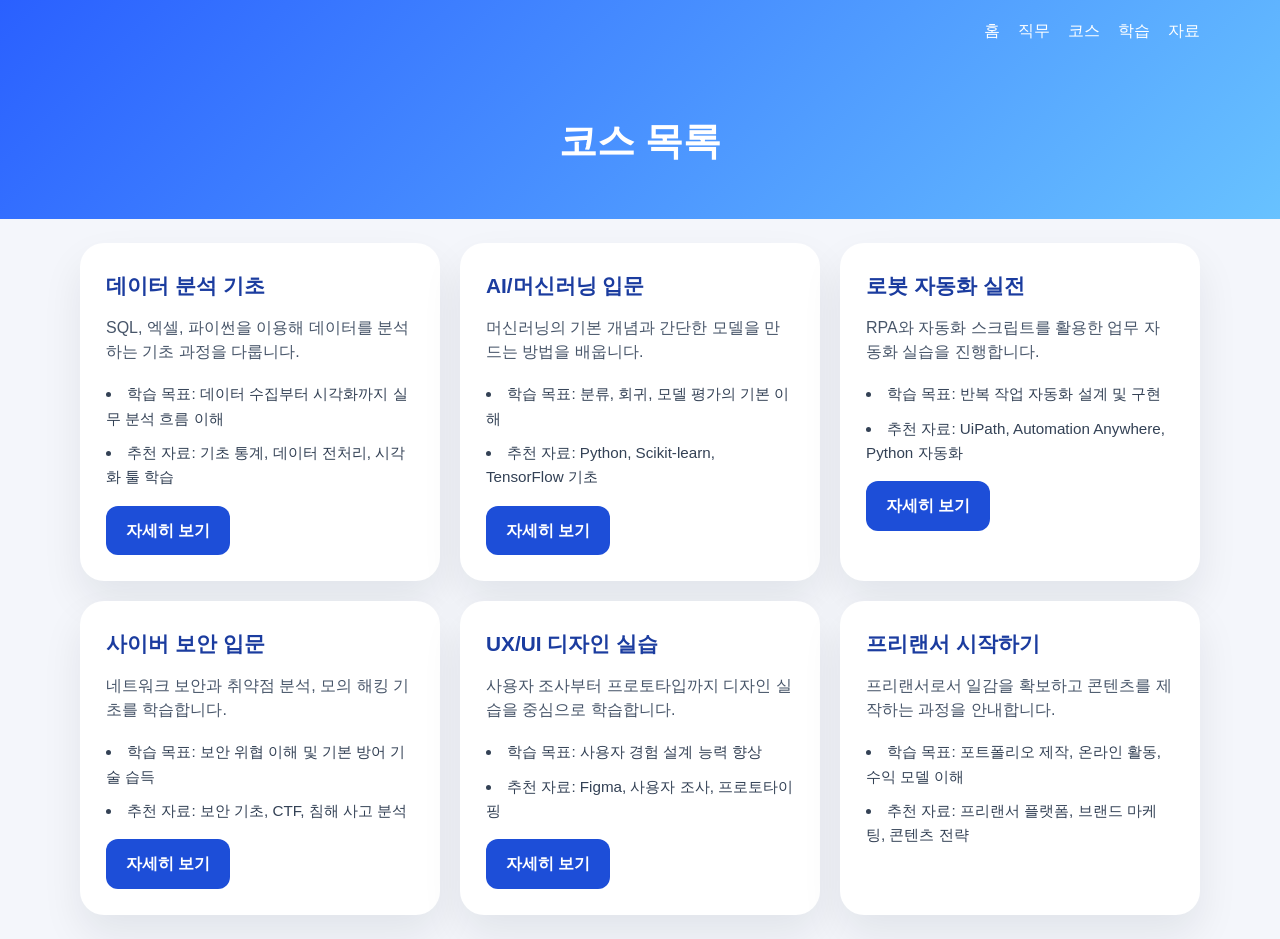
<file: reedu/courses.html>
<!DOCTYPE html>
<html lang="ko">
  <head>
    <meta charset="UTF-8" />
    <meta name="viewport" content="width=device-width, initial-scale=1.0" />
    <title>코스 목록 | REEDU</title>
    <link rel="stylesheet" href="style.css" />
  </head>
  <body>
    <header>
      <div class="container header-top">
        <a class="logo" href="index.html"></a>
        <nav class="main-nav">
          <a href="index.html">홈</a>
          <a href="jobs.html">직무</a>
          <a href="courses.html">코스</a>
          <a href="learn.html">학습</a>
          <a href="index.html#resources">자료</a>
        </nav>
      </div>
      <div class="container header-content">
        <h1>코스 목록</h1>
      </div>
    </header>

    <main>
      <section class="course-list container">
        <article class="course-card">
          <h2>데이터 분석 기초</h2>
          <p>SQL, 엑셀, 파이썬을 이용해 데이터를 분석하는 기초 과정을 다룹니다.</p>
          <ul>
            <li>학습 목표: 데이터 수집부터 시각화까지 실무 분석 흐름 이해</li>
            <li>추천 자료: 기초 통계, 데이터 전처리, 시각화 툴 학습</li>
          </ul>
          <a class="course-link" href="course-data.html">자세히 보기</a>
        </article>

        <article class="course-card">
          <h2>AI/머신러닝 입문</h2>
          <p>머신러닝의 기본 개념과 간단한 모델을 만드는 방법을 배웁니다.</p>
          <ul>
            <li>학습 목표: 분류, 회귀, 모델 평가의 기본 이해</li>
            <li>추천 자료: Python, Scikit-learn, TensorFlow 기초</li>
          </ul>
          <a class="course-link" href="course-ai.html">자세히 보기</a>
        </article>

        <article class="course-card">
          <h2>로봇 자동화 실전</h2>
          <p>RPA와 자동화 스크립트를 활용한 업무 자동화 실습을 진행합니다.</p>
          <ul>
            <li>학습 목표: 반복 작업 자동화 설계 및 구현</li>
            <li>추천 자료: UiPath, Automation Anywhere, Python 자동화</li>
          </ul>
          <a class="course-link" href="course-automation.html">자세히 보기</a>
        </article>

        <article class="course-card">
          <h2>사이버 보안 입문</h2>
          <p>네트워크 보안과 취약점 분석, 모의 해킹 기초를 학습합니다.</p>
          <ul>
            <li>학습 목표: 보안 위협 이해 및 기본 방어 기술 습득</li>
            <li>추천 자료: 보안 기초, CTF, 침해 사고 분석</li>
          </ul>
          <a class="course-link" href="course-security.html">자세히 보기</a>
        </article>

        <article class="course-card">
          <h2>UX/UI 디자인 실습</h2>
          <p>사용자 조사부터 프로토타입까지 디자인 실습을 중심으로 학습합니다.</p>
          <ul>
            <li>학습 목표: 사용자 경험 설계 능력 향상</li>
            <li>추천 자료: Figma, 사용자 조사, 프로토타이핑</li>
          </ul>
          <a class="course-link" href="course-uxui.html">자세히 보기</a>
        </article>

        <article class="course-card">
          <h2>프리랜서 시작하기</h2>
          <p>프리랜서로서 일감을 확보하고 콘텐츠를 제작하는 과정을 안내합니다.</p>
          <ul>
            <li>학습 목표: 포트폴리오 제작, 온라인 활동, 수익 모델 이해</li>
            <li>추천 자료: 프리랜서 플랫폼, 브랜드 마케팅, 콘텐츠 전략</li>
          </ul>
        </article>
      </section>
    </main>


  </body>
</html>
</file>
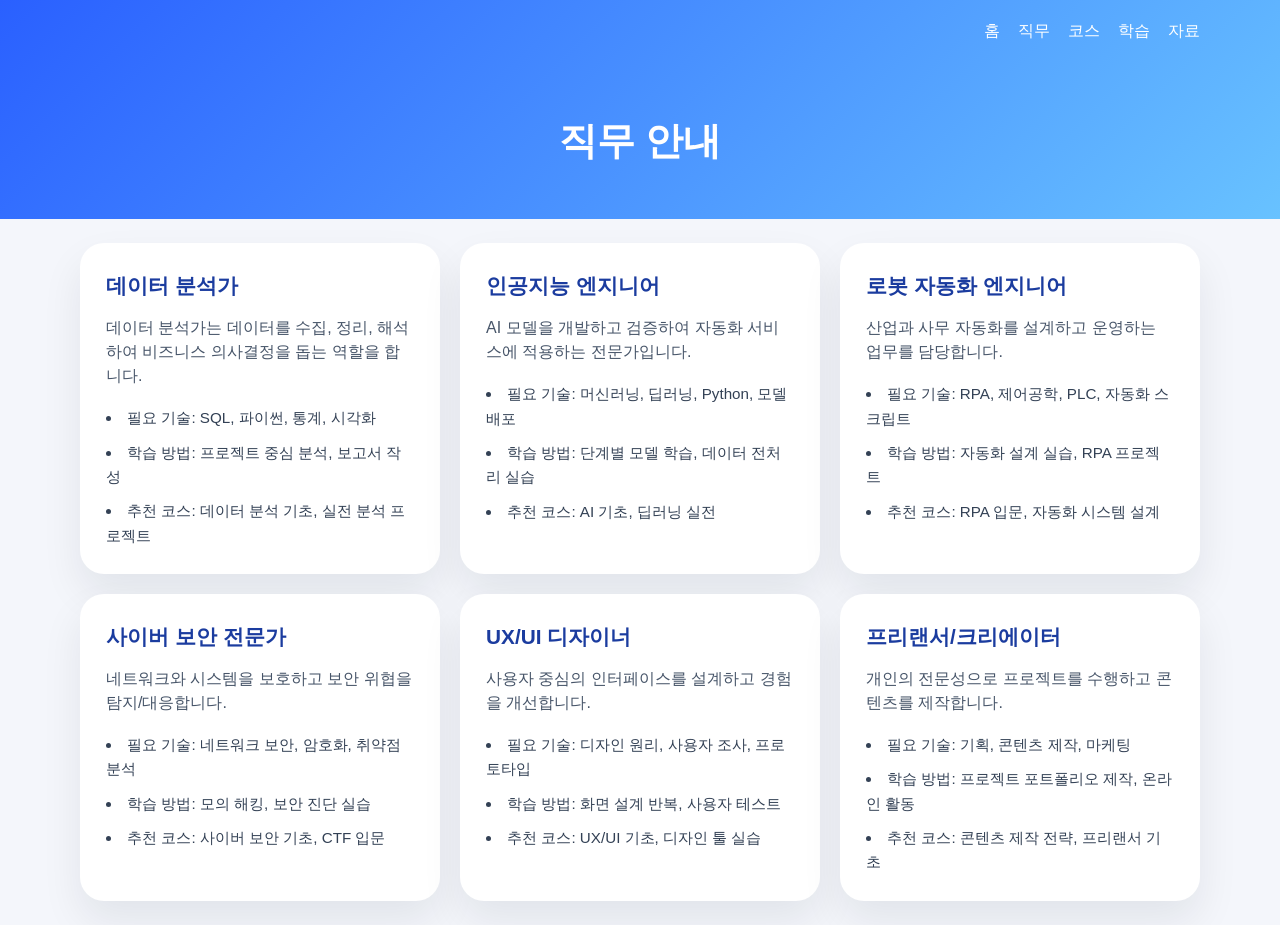
<file: reedu/jobs.html>
<!DOCTYPE html>
<html lang="ko">
  <head>
    <meta charset="UTF-8" />
    <meta name="viewport" content="width=device-width, initial-scale=1.0" />
    <title>직무 안내 | REEDU</title>
    <link rel="stylesheet" href="style.css" />
  </head>
  <body>
    <header>
      <div class="container header-top">
        <a class="logo" href="index.html"></a>
        <nav class="main-nav">
          <a href="index.html">홈</a>
          <a href="jobs.html">직무</a>
          <a href="courses.html">코스</a>
          <a href="learn.html">학습</a>
          <a href="index.html#resources">자료</a>
        </nav>
      </div>
      <div class="container header-content">
        <h1>직무 안내</h1>
      </div>
    </header>

    <main>
      <section class="course-list container">
        <article class="course-card">
          <h2>데이터 분석가</h2>
          <p>데이터 분석가는 데이터를 수집, 정리, 해석하여 비즈니스 의사결정을 돕는 역할을 합니다.</p>
          <ul>
            <li>필요 기술: SQL, 파이썬, 통계, 시각화</li>
            <li>학습 방법: 프로젝트 중심 분석, 보고서 작성</li>
            <li>추천 코스: 데이터 분석 기초, 실전 분석 프로젝트</li>
          </ul>
        </article>

        <article class="course-card">
          <h2>인공지능 엔지니어</h2>
          <p>AI 모델을 개발하고 검증하여 자동화 서비스에 적용하는 전문가입니다.</p>
          <ul>
            <li>필요 기술: 머신러닝, 딥러닝, Python, 모델 배포</li>
            <li>학습 방법: 단계별 모델 학습, 데이터 전처리 실습</li>
            <li>추천 코스: AI 기초, 딥러닝 실전</li>
          </ul>
        </article>

        <article class="course-card">
          <h2>로봇 자동화 엔지니어</h2>
          <p>산업과 사무 자동화를 설계하고 운영하는 업무를 담당합니다.</p>
          <ul>
            <li>필요 기술: RPA, 제어공학, PLC, 자동화 스크립트</li>
            <li>학습 방법: 자동화 설계 실습, RPA 프로젝트</li>
            <li>추천 코스: RPA 입문, 자동화 시스템 설계</li>
          </ul>
        </article>

        <article class="course-card">
          <h2>사이버 보안 전문가</h2>
          <p>네트워크와 시스템을 보호하고 보안 위협을 탐지/대응합니다.</p>
          <ul>
            <li>필요 기술: 네트워크 보안, 암호화, 취약점 분석</li>
            <li>학습 방법: 모의 해킹, 보안 진단 실습</li>
            <li>추천 코스: 사이버 보안 기초, CTF 입문</li>
          </ul>
        </article>

        <article class="course-card">
          <h2>UX/UI 디자이너</h2>
          <p>사용자 중심의 인터페이스를 설계하고 경험을 개선합니다.</p>
          <ul>
            <li>필요 기술: 디자인 원리, 사용자 조사, 프로토타입</li>
            <li>학습 방법: 화면 설계 반복, 사용자 테스트</li>
            <li>추천 코스: UX/UI 기초, 디자인 툴 실습</li>
          </ul>
        </article>

        <article class="course-card">
          <h2>프리랜서/크리에이터</h2>
          <p>개인의 전문성으로 프로젝트를 수행하고 콘텐츠를 제작합니다.</p>
          <ul>
            <li>필요 기술: 기획, 콘텐츠 제작, 마케팅</li>
            <li>학습 방법: 프로젝트 포트폴리오 제작, 온라인 활동</li>
            <li>추천 코스: 콘텐츠 제작 전략, 프리랜서 기초</li>
          </ul>
        </article>
      </section>
    </main>


  </body>
</html>
</file>
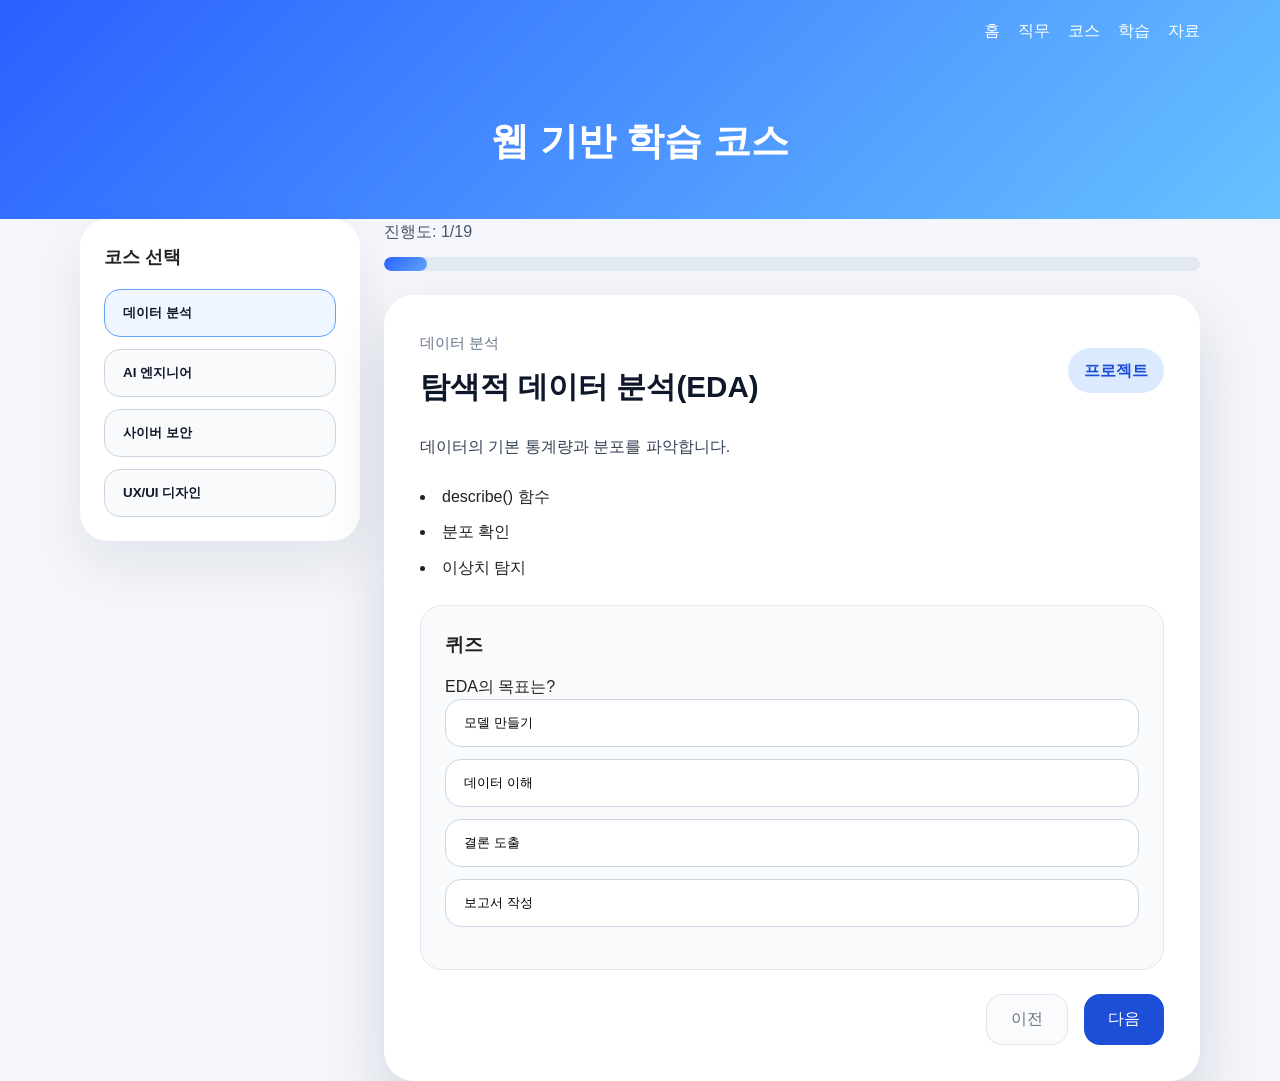
<file: reedu/learn.html>
<!DOCTYPE html>
<html lang="ko">
  <head>
    <meta charset="UTF-8" />
    <meta name="viewport" content="width=device-width, initial-scale=1.0" />
    <title>학습 | REEDU</title>
    <link rel="stylesheet" href="style.css" />
  </head>
  <body>
    <header>
      <div class="container header-top">
        <a class="logo" href="index.html"></a>
        <nav class="main-nav">
          <a href="index.html">홈</a>
          <a href="jobs.html">직무</a>
          <a href="courses.html">코스</a>
          <a href="learn.html">학습</a>
          <a href="index.html#resources">자료</a>
        </nav>
      </div>
      <div class="container header-content">
        <h1>웹 기반 학습 코스</h1>
      </div>
    </header>

    <main class="app-layout container">
      <aside class="sidebar">
        <div class="sidebar-title">코스 선택</div>
        <nav class="lesson-nav" id="lessonNav"></nav>
      </aside>

      <section class="content-panel">
        <div class="progress-bar">
          <span id="progressText">진행도: 0/0</span>
          <div class="progress-track">
            <div class="progress-fill" id="progressFill"></div>
          </div>
        </div>

        <article class="lesson-card" id="lessonCard">
          <div class="lesson-header">
            <div>
              <p class="lesson-topic" id="lessonTopic"></p>
              <h2 class="lesson-title" id="lessonTitle"></h2>
            </div>
            <span class="lesson-tag" id="lessonTag"></span>
          </div>
          <p class="lesson-description" id="lessonDescription"></p>

          <div class="lesson-points" id="lessonPoints"></div>

          <div class="quiz-section" id="quizSection"></div>

          <div class="lesson-actions">
            <button class="btn secondary" id="prevButton">이전</button>
            <button class="btn primary" id="nextButton">다음</button>
          </div>
        </article>
      </section>
    </main>


    <script src="learn.js"></script>
  </body>
</html>
</file>
<file: reedu/style.css>
* {
  box-sizing: border-box;
  margin: 0;
  padding: 0;
}

body {
  font-family: 'Noto Sans KR', sans-serif;
  background: #f4f6fb;
  color: #222;
  line-height: 1.6;
}

.container {
  width: min(1120px, calc(100% - 32px));
  margin: 0 auto;
}

header {
  background: linear-gradient(135deg, #2a60ff, #68c2ff);
  color: #fff;
}

.header-top {
  display: flex;
  justify-content: space-between;
  align-items: center;
  padding: 18px 0;
}

.header-content {
  padding: 48px 0 32px;
  text-align: center;
}

.logo {
  color: #fff;
  font-size: 1.2rem;
  font-weight: 700;
  text-decoration: none;
}

.main-nav {
  display: flex;
  gap: 18px;
  flex-wrap: wrap;
}

.main-nav a {
  color: #ffffff;
  text-decoration: none;
  font-weight: 500;
}

.main-nav a:hover {
  text-decoration: underline;
}

header h1 {
  font-size: clamp(2.4rem, 3vw, 4rem);
  margin-bottom: 16px;
}

header p {
  max-width: 860px;
  margin: 0 auto;
  font-size: 1.1rem;
}

.intro,
.details,
.guide,
.course-list,
.course-section,
.resources {
  padding: 48px 0;
}

.cards {
  display: grid;
  gap: 24px;
  grid-template-columns: repeat(auto-fit, minmax(240px, 1fr));
  padding: 24px 0 0;
}

.card {
  background: #ffffff;
  border-radius: 24px;
  padding: 28px;
  box-shadow: 0 22px 45px rgba(17, 24, 39, 0.08);
}

.card h3 {
  margin-bottom: 16px;
  color: #1b3c9f;
}

.details {
  display: grid;
  gap: 20px;
  grid-template-columns: repeat(auto-fit, minmax(300px, 1fr));
}

.detail {
  background: #ffffff;
  border-radius: 24px;
  padding: 28px;
  box-shadow: 0 16px 30px rgba(17, 24, 39, 0.06);
}

.detail h3 {
  margin-bottom: 18px;
}

.course-list {
  padding: 24px 0;
  display: grid;
  gap: 20px;
  grid-template-columns: repeat(auto-fit, minmax(300px, 1fr));
}

.course-card {
  background: #ffffff;
  border-radius: 24px;
  padding: 26px;
  box-shadow: 0 20px 40px rgba(17, 24, 39, 0.08);
}

.course-card h2 {
  margin-bottom: 14px;
  color: #1b3c9f;
  font-size: 1.3rem;
}

.course-card p {
  color: #475569;
  margin-bottom: 18px;
  line-height: 1.5;
}

.course-card ul {
  list-style: disc inside;
  display: flex;
  flex-direction: column;
  gap: 10px;
  color: #334155;
  font-size: 0.95rem;
}

.course-card a {
  display: inline-block;
  margin-top: 16px;
  padding: 12px 20px;
  background: #1d4ed8;
  color: #fff;
  text-decoration: none;
  border-radius: 12px;
  font-weight: 600;
  transition: background 0.2s ease;
}

.course-card a:hover {
  background: #2563eb;
}

.pill-nav {
  display: flex;
  gap: 12px;
  flex-wrap: wrap;
  padding: 12px 0;
}

.pill-nav a {
  display: inline-block;
  padding: 12px 20px;
  border-radius: 999px;
  background: rgba(255, 255, 255, 0.18);
  color: #fff;
  text-decoration: none;
  border: 1px solid rgba(255, 255, 255, 0.3);
}

.course-section {
  margin-top: 24px;
}

.course-header {
  margin-bottom: 24px;
}

.course-steps {
  display: grid;
  gap: 20px;
}

.step-card {
  display: grid;
  grid-template-columns: 68px 1fr;
  gap: 20px;
  background: #ffffff;
  border-radius: 24px;
  padding: 24px;
  box-shadow: 0 22px 45px rgba(17, 24, 39, 0.08);
}

.step-number {
  width: 68px;
  height: 68px;
  border-radius: 50%;
  background: #1d4ed8;
  color: #fff;
  font-weight: 700;
  display: grid;
  place-items: center;
  font-size: 1.2rem;
}

.step-content h3 {
  margin-bottom: 12px;
}

.step-content ul {
  list-style: disc inside;
  margin-top: 12px;
  display: flex;
  flex-direction: column;
  gap: 8px;
}

.question-list {
  list-style: decimal inside;
  margin-top: 18px;
  display: grid;
  gap: 10px;
}

.answer-block {
  margin-top: 18px;
  padding: 18px;
  background: #eef2ff;
  border-radius: 18px;
  border: 1px solid #c7d2fe;
}

.search-section {
  padding: 48px 0;
}

.search-bar {
  display: flex;
  gap: 12px;
  margin-top: 20px;
  flex-wrap: wrap;
}

.search-bar input {
  flex: 1 1 280px;
  padding: 16px 18px;
  border-radius: 14px;
  border: 1px solid #cbd5e1;
  font-size: 1rem;
}

.search-bar button {
  background: #1d4ed8;
  color: #fff;
  border: none;
  border-radius: 14px;
  padding: 16px 24px;
  font-size: 1rem;
  cursor: pointer;
  transition: background 0.2s ease;
}

.search-bar button.secondary {
  background: #475569;
}

.search-bar button.secondary:hover {
  background: #0f172a;
}

.search-bar button:hover {
  background: #2563eb;
}

.search-result {
  margin-top: 24px;
  display: grid;
  gap: 20px;
}

.result-card {
  background: #ffffff;
  border-radius: 24px;
  padding: 26px;
  box-shadow: 0 20px 40px rgba(17, 24, 39, 0.08);
}

.result-card.empty {
  text-align: center;
}

.result-card h3 {
  margin-bottom: 14px;
}

.result-block {
  margin-top: 18px;
}

.result-block strong {
  display: block;
  margin-bottom: 8px;
  color: #0f172a;
}

.resource-list {
  list-style: disc inside;
  margin: 0;
  padding-left: 18px;
}

.resource-list li {
  margin-bottom: 8px;
}

.resource-list a {
  color: #1d4ed8;
  text-decoration: none;
}

.resource-list a:hover {
  text-decoration: underline;
}

.detail ul {
  list-style: inside disc;
  gap: 12px;
  display: flex;
  flex-direction: column;
}

.guide ol {
  list-style: decimal inside;
  display: flex;
  flex-direction: column;
  gap: 14px;
}

.guide li {
  background: #ffffff;
  border-radius: 16px;
  padding: 18px 20px;
  box-shadow: 0 14px 28px rgba(17, 24, 39, 0.06);
}

.resources {
  padding: 48px 0;
}

.resource-grid {
  display: grid;
  gap: 20px;
  grid-template-columns: repeat(auto-fit, minmax(240px, 1fr));
}

.resource-card {
  background: #ffffff;
  border-radius: 24px;
  padding: 26px;
  box-shadow: 0 18px 36px rgba(17, 24, 39, 0.08);
}

.resource-card h3 {
  margin-bottom: 14px;
}

.lesson-card {
  background: #ffffff;
  border-radius: 30px;
  padding: 36px;
  box-shadow: 0 28px 60px rgba(17, 24, 39, 0.14);
}

.lesson-header {
  display: flex;
  justify-content: space-between;
  align-items: center;
  gap: 18px;
  margin-bottom: 24px;
}

.lesson-topic {
  font-size: 0.95rem;
  color: #64748b;
  margin-bottom: 8px;
}

.lesson-title {
  font-size: clamp(1.85rem, 2.3vw, 2.6rem);
  color: #0f172a;
}

.lesson-tag {
  background: #dbeafe;
  color: #1d4ed8;
  border-radius: 999px;
  padding: 10px 16px;
  font-weight: 700;
  white-space: nowrap;
}

.lesson-description {
  margin-bottom: 24px;
  color: #334155;
  font-size: 1rem;
}

.lesson-points {
  list-style: disc inside;
  display: grid;
  gap: 10px;
  margin-bottom: 24px;
}

.quiz-card {
  background: #f8fafc;
  border-radius: 22px;
  padding: 24px;
  margin-bottom: 24px;
  border: 1px solid #e2e8f0;
}

.quiz-card h3 {
  margin-bottom: 14px;
}

.quiz-options {
  display: grid;
  gap: 12px;
}

.quiz-option {
  background: #ffffff;
  border: 1px solid #cbd5e1;
  border-radius: 16px;
  padding: 14px 18px;
  cursor: pointer;
  transition: background 0.2s ease, border-color 0.2s ease;
  text-align: left;
}

.quiz-option:hover {
  background: #eff6ff;
  border-color: #60a5fa;
}

.quiz-feedback {
  margin-top: 18px;
  font-weight: 600;
}

.quiz-feedback.correct {
  color: #16a34a;
}

.quiz-feedback.wrong {
  color: #dc2626;
}

.lesson-actions {
  display: flex;
  justify-content: flex-end;
  gap: 16px;
  flex-wrap: wrap;
}

.btn {
  border: none;
  border-radius: 16px;
  padding: 14px 24px;
  font-size: 1rem;
  cursor: pointer;
  transition: transform 0.2s ease, filter 0.2s ease;
}

.btn:hover {
  transform: translateY(-1px);
}

.btn.primary {
  background: #1d4ed8;
  color: #ffffff;
}

.btn.secondary {
  background: #f8fafc;
  color: #0f172a;
  border: 1px solid #cbd5e1;
}

.progress-bar {
  margin-bottom: 24px;
}

.progress-bar span {
  display: inline-block;
  margin-bottom: 12px;
  color: #475569;
}

.progress-track {
  width: 100%;
  height: 14px;
  background: #e2e8f0;
  border-radius: 999px;
  overflow: hidden;
}

.progress-fill {
  width: 0;
  height: 100%;
  background: linear-gradient(135deg, #2a60ff, #60a5fa);
  border-radius: 999px;
  transition: width 0.3s ease;
}

.sidebar {
  background: #ffffff;
  border-radius: 28px;
  box-shadow: 0 24px 50px rgba(17, 24, 39, 0.08);
  padding: 24px;
  min-width: 280px;
}

.sidebar-title {
  font-size: 1.1rem;
  font-weight: 700;
  margin-bottom: 18px;
}

.lesson-nav {
  display: grid;
  gap: 12px;
}

.lesson-link {
  background: #f8fafc;
  border: 1px solid #cbd5e1;
  border-radius: 16px;
  padding: 14px 18px;
  text-align: left;
  cursor: pointer;
  color: #0f172a;
  font-weight: 600;
}

.lesson-link:hover,
.lesson-link.active {
  background: #eff6ff;
  border-color: #60a5fa;
}

.btn:disabled {
  opacity: 0.6;
  cursor: not-allowed;
  transform: none;
}

.app-layout {
  display: grid;
  grid-template-columns: 280px 1fr;
  gap: 24px;
  align-items: start;
}

.content-panel {
  background: #f4f6fb;
  border-radius: 16px;
  padding: 0;
}

footer p {
  max-width: 940px;
  margin: 0 auto;
}

@media (max-width: 768px) {
  .app-layout {
    grid-template-columns: 1fr;
  }
  .card,
  .detail,
  .guide li,
  .course-card,
  .resource-card,
  .step-card {
    padding: 22px;
  }

  .header-top,
  .main-nav {
    flex-direction: column;
    align-items: flex-start;
  }

  .main-nav {
    gap: 12px;
  }
}
</file>
